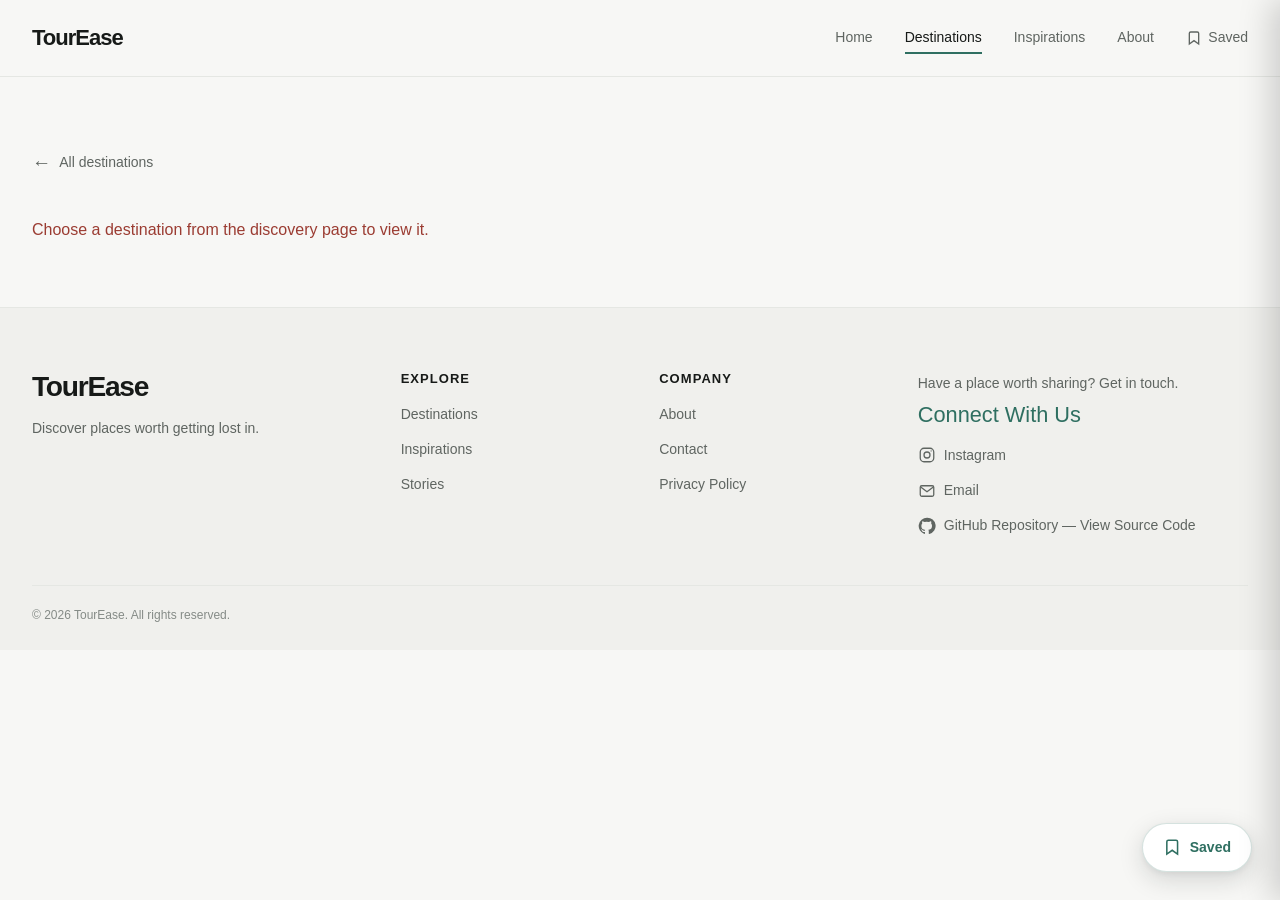
<file: destination-detail.html>
<!DOCTYPE html>
<html lang="en">
<head>
  <meta charset="UTF-8">
  <meta name="viewport" content="width=device-width, initial-scale=1.0">
  <title>TourEase | Destination</title>
  <link rel="stylesheet" href="css/global.css">
  <link rel="stylesheet" href="css/navbar.css">
  <link rel="stylesheet" href="css/destinations.css">
  <link rel="stylesheet" href="css/bucketlist.css">
  <link rel="stylesheet" href="css/footer.css">
  <script src="js/main.js" defer></script>
  <script src="js/bucketlist.js" defer></script>
  <script src="js/destination-detail.js" defer></script>
</head>
<body>
  <header class="site-header">
    <nav class="navbar container" aria-label="Main navigation">
      <a class="navbar-brand" href="index.html">TourEase</a>
      <button
        class="navbar-menu-toggle"
        type="button"
        aria-label="Open navigation menu"
        aria-expanded="false"
        aria-controls="navbar-links"
      >
        <span></span>
        <span></span>
        <span></span>
      </button>
      <div class="navbar-links" id="navbar-links">
        <a href="index.html">Home</a>
        <a href="destinations.html" aria-current="page">Destinations</a>
        <a href="inspiration.html">Inspirations</a>
        <a href="index.html#about">About</a>
        <a href="#saved" class="navbar-saved-link js-open-bucketlist" aria-label="View saved bucketlist">
          <svg viewBox="0 0 24 24"><path d="M19 21l-7-5-7 5V5a2 2 0 0 1 2-2h10a2 2 0 0 1 2 2z"></path></svg>
          <span>Saved</span>
          <span class="navbar-saved-badge" hidden>0</span>
        </a>
      </div>
    </nav>
  </header>

  <main class="destination-detail-page container">
    <a class="destination-detail-back" href="destinations.html">
      <span aria-hidden="true">←</span>
      All destinations
    </a>
    <div id="destination-detail" class="destination-detail" hidden>
      <div class="destination-detail__image-wrap">
        <img id="destination-detail-image" class="destination-detail__image" alt="" hidden>
        <span id="destination-detail-image-fallback" class="destination-card__image-fallback" hidden>
          Image unavailable
        </span>
      </div>
      <article class="destination-detail__content">
        <p id="destination-detail-category" class="destinations-eyebrow"></p>
        <h1 id="destination-detail-name"></h1>
        <p id="destination-detail-location" class="destination-detail__location"></p>
        <p id="destination-detail-description" class="destination-detail__description"></p>
        <div id="destination-detail-facts" class="destination-detail__facts"></div>

        <!-- Detail Actions: Save & External Link -->
        <div class="destination-detail__actions" style="display: flex; flex-wrap: wrap; gap: 0.75rem; margin-top: 1.5rem;">
          <button id="detail-save-btn" class="btn btn-primary" type="button">
            <svg viewBox="0 0 24 24" style="width: 1.15rem; height: 1.15rem; stroke: currentColor; fill: none; stroke-width: 2;"><path d="M19 21l-7-5-7 5V5a2 2 0 0 1 2-2h10a2 2 0 0 1 2 2z"></path></svg>
            <span id="detail-save-label">Save to My Bucketlist</span>
          </button>
          <a
            id="destination-detail-wikipedia"
            class="btn btn-secondary destination-detail__wikipedia"
            href="https://en.wikipedia.org/"
            target="_blank"
            rel="noopener noreferrer"
            hidden
          >
            <span>Know More on Wikipedia</span>
            <svg class="destination-detail__external-icon" viewBox="0 0 16 16" aria-hidden="true" focusable="false">
              <path d="M9 2h5v5M14 2 7 9"></path>
              <path d="M12 9v4a1 1 0 0 1-1 1H3a1 1 0 0 1-1-1V5a1 1 0 0 1 1-1h4"></path>
            </svg>
          </a>
        </div>
      </article>
    </div>
    <p id="destination-detail-error" class="destination-detail-error" role="alert" hidden></p>
  </main>

  <footer class="site-footer" id="about">
    <div class="site-footer__inner">
      <div class="site-footer__main">
        <div class="site-footer__brand">
          <a class="site-footer__wordmark" href="index.html">TourEase</a>
          <p class="site-footer__tagline">Discover places worth getting lost in.</p>
        </div>
        <nav class="site-footer__group" aria-label="Explore">
          <h2 class="site-footer__heading">Explore</h2>
          <a href="destinations.html">Destinations</a>
          <a href="inspiration.html">Inspirations</a>
          <a href="index.html#latest-stories-title">Stories</a>
        </nav>
        <nav class="site-footer__group" aria-label="Company">
          <h2 class="site-footer__heading">Company</h2>
          <a href="index.html#about">About</a>
          <a href="#footer-contact">Contact</a>
          <a href="privacy.html">Privacy Policy</a>
        </nav>
        <aside class="site-footer__contact" id="footer-contact" aria-labelledby="footer-contact-title">
          <p>Have a place worth sharing? Get in touch.</p>
          <h2 id="footer-contact-title">Connect With Us</h2>
          <div class="site-footer__contact-links">
            <a class="site-footer__contact-link" href="https://www.instagram.com/tourease_19/" target="_blank" rel="noopener noreferrer" aria-label="Instagram profile (opens in a new tab)">
              <svg aria-hidden="true" viewBox="0 0 24 24">
                <rect x="3" y="3" width="18" height="18" rx="5"></rect>
                <circle cx="12" cy="12" r="4"></circle>
                <circle cx="17.5" cy="6.5" r="0.8" fill="currentColor" stroke="none"></circle>
              </svg>
              <span>Instagram</span>
            </a>
            <a class="site-footer__contact-link" href="mailto:tourease19@gmail.com" aria-label="Email TourEase at tourease19@gmail.com">
              <svg aria-hidden="true" viewBox="0 0 24 24">
                <rect x="3" y="5" width="18" height="14" rx="2"></rect>
                <path d="m4 7 8 6 8-6"></path>
              </svg>
              <span>Email</span>
            </a>
            <a class="site-footer__contact-link site-footer__contact-link--github" href="https://github.com/NisargHalpati/TourEase" target="_blank" rel="noopener noreferrer" aria-label="GitHub repository and source code (opens in a new tab)">
              <svg aria-hidden="true" viewBox="0 0 24 24">
                <path d="M12 .9a11.1 11.1 0 0 0-3.51 21.63c.56.1.76-.24.76-.54v-2.08c-3.1.68-3.76-1.31-3.76-1.31-.51-1.3-1.24-1.65-1.24-1.65-1.02-.7.08-.69.08-.69 1.13.08 1.72 1.16 1.72 1.16 1 .1.9 1.57 2.79 1.19.1-.73.4-1.22.72-1.5-2.47-.28-5.07-1.24-5.07-5.5 0-1.22.44-2.22 1.16-3-.12-.28-.5-1.42.11-2.96 0 0 .95-.3 3.05 1.15a10.6 10.6 0 0 1 5.56 0c2.1-1.45 3.05-1.15 3.05-1.15.61 1.54.23 2.68.11 2.96.72.78 1.16 1.78 1.16 3 0 4.27-2.6 5.21-5.08 5.49.4.35.76 1.02.76 2.06v3.05c0 .3.2.65.77.54A11.1 11.1 0 0 0 12 .9Z"></path>
              </svg>
              <span>GitHub Repository — View Source Code</span>
            </a>
          </div>
        </aside>
      </div>
      <div class="site-footer__bottom">
        <p>© 2026 TourEase. All rights reserved.</p>
      </div>
    </div>
  </footer>
</body>
</html>
</file>
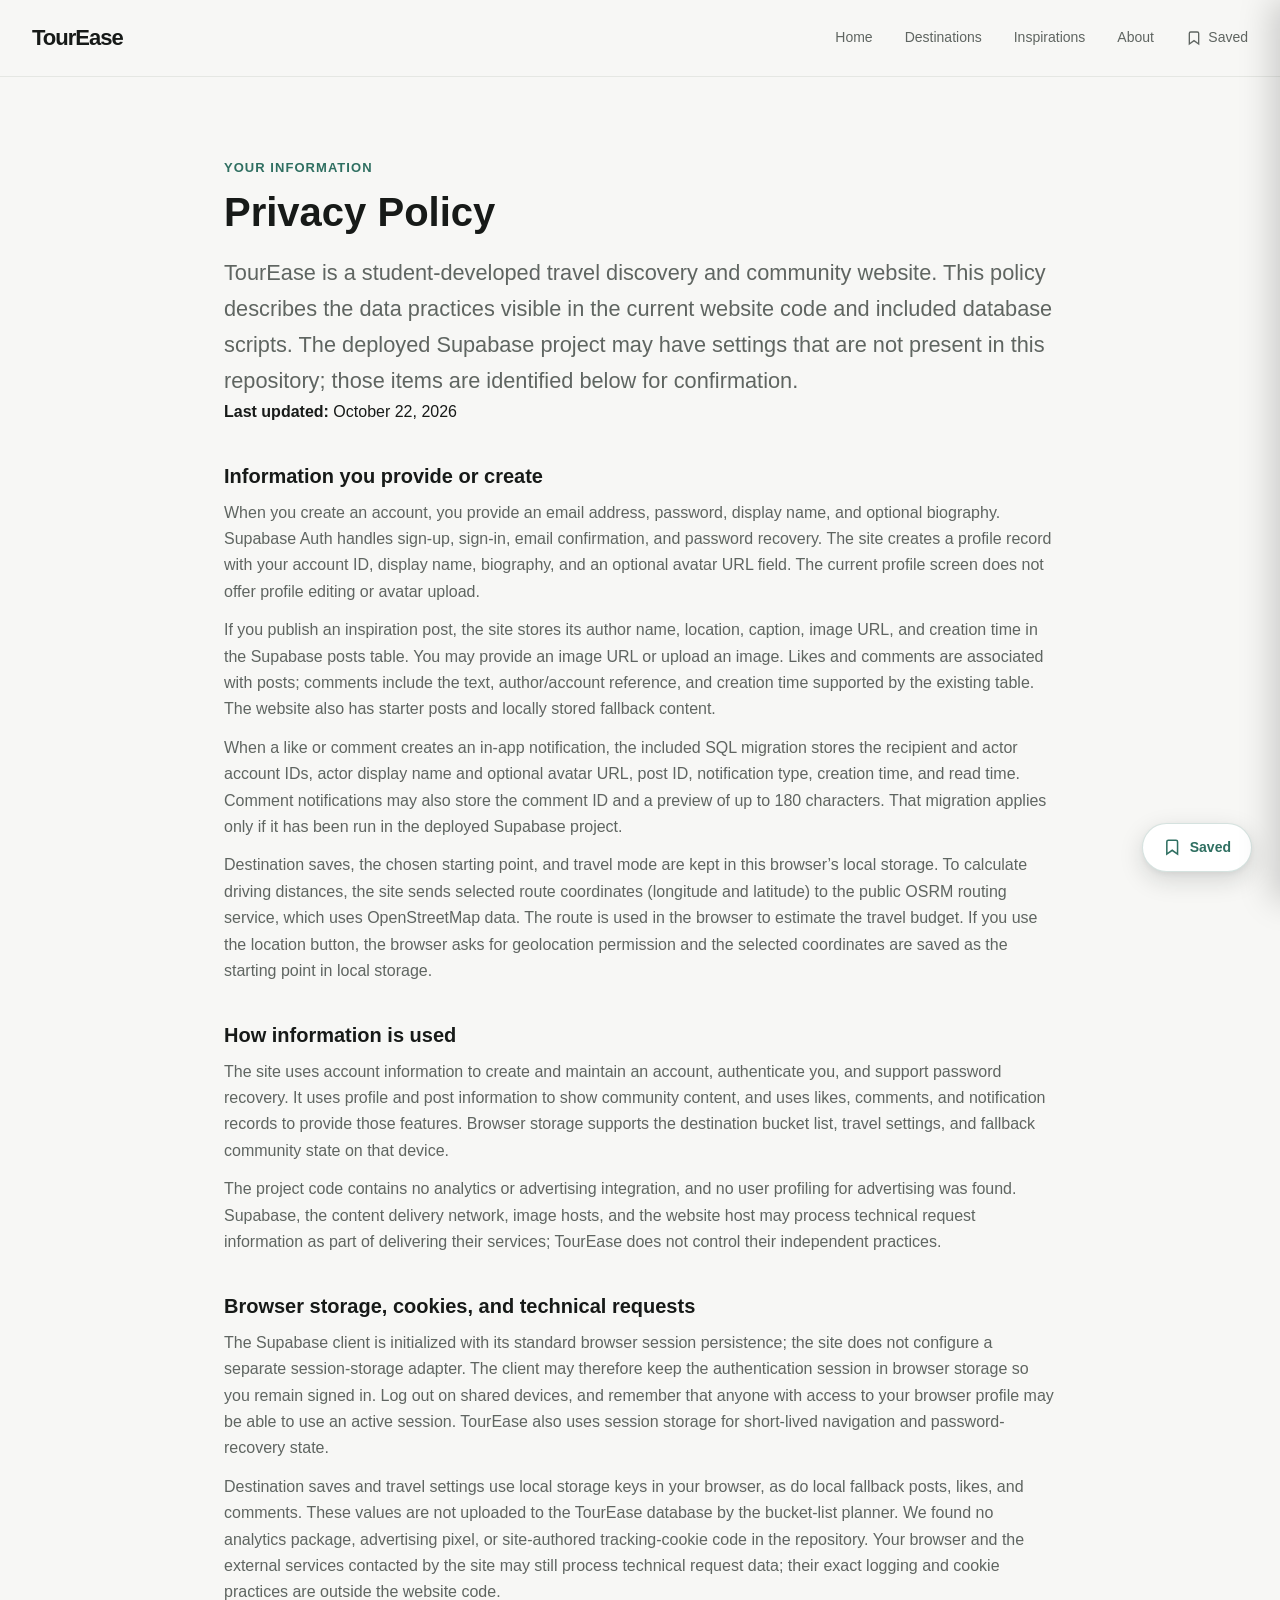
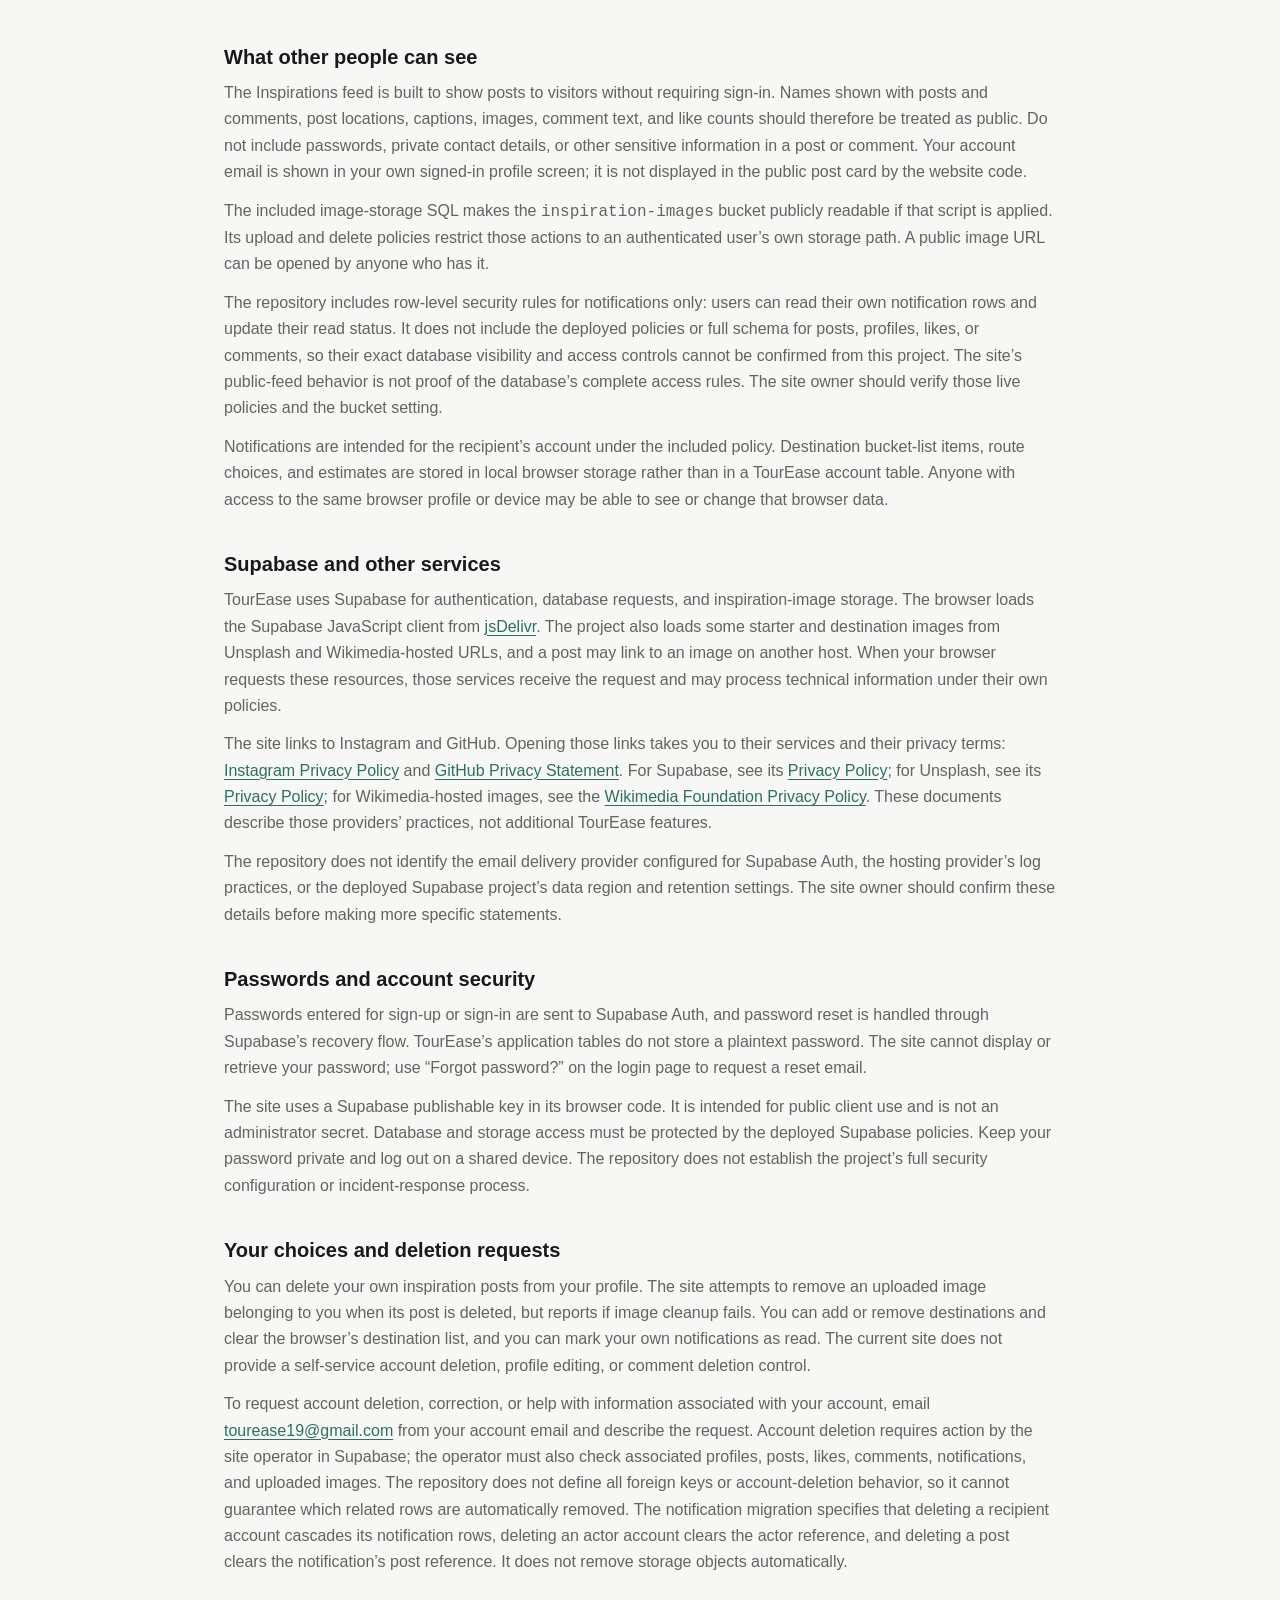
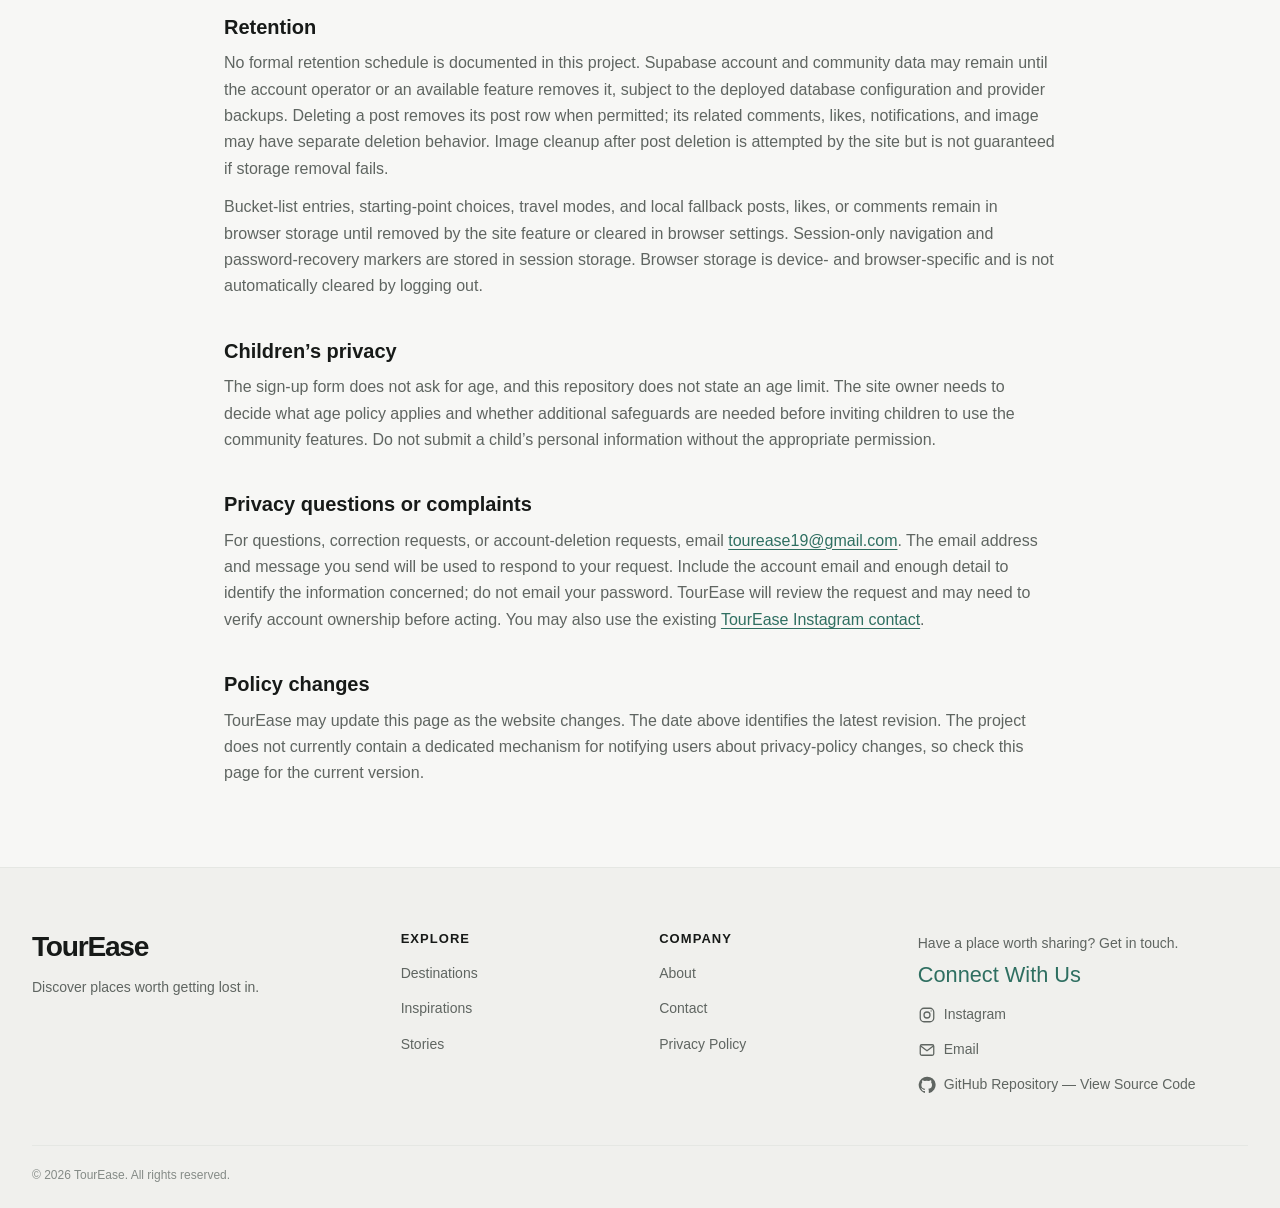
<file: privacy.html>
<!DOCTYPE html>
<html lang="en">
<head>
  <meta charset="UTF-8">
  <meta name="viewport" content="width=device-width, initial-scale=1.0">
  <meta name="description" content="Learn what information TourEase handles, how it is used, and the choices available to you.">
  <title>TourEase | Privacy Policy</title>
  <link rel="stylesheet" href="css/global.css">
  <link rel="stylesheet" href="css/navbar.css">
  <link rel="stylesheet" href="css/footer.css">
  <link rel="stylesheet" href="css/privacy.css">
  <link rel="stylesheet" href="css/bucketlist.css">
  <script src="js/main.js" defer></script>
  <script src="js/bucketlist.js" defer></script>
</head>
<body>
  <header class="site-header">
    <nav class="navbar container" aria-label="Main navigation">
      <a class="navbar-brand" href="index.html">TourEase</a>
      <button
        class="navbar-menu-toggle"
        type="button"
        aria-label="Open navigation menu"
        aria-expanded="false"
        aria-controls="navbar-links"
      >
        <span></span>
        <span></span>
        <span></span>
      </button>
      <div class="navbar-links" id="navbar-links">
        <a href="index.html">Home</a>
        <a href="destinations.html">Destinations</a>
        <a href="inspiration.html">Inspirations</a>
        <a href="index.html#about">About</a>
        <a href="#saved" class="navbar-saved-link js-open-bucketlist" aria-label="View saved bucketlist">
          <svg viewBox="0 0 24 24"><path d="M19 21l-7-5-7 5V5a2 2 0 0 1 2-2h10a2 2 0 0 1 2 2z"></path></svg>
          <span>Saved</span>
          <span class="navbar-saved-badge" hidden>0</span>
        </a>
      </div>
    </nav>
  </header>

  <main class="privacy-page container">
    <article class="privacy-policy" aria-labelledby="privacy-title">
      <p class="privacy-policy__eyebrow">Your information</p>
      <h1 id="privacy-title">Privacy Policy</h1>
      <p class="privacy-policy__intro">
        TourEase is a student-developed travel discovery and community website. This policy describes the data practices visible in the current website code and included database scripts. The deployed Supabase project may have settings that are not present in this repository; those items are identified below for confirmation.
      </p>
      <p><strong>Last updated:</strong> <time datetime="2026-10-22">October 22, 2026</time></p>

      <section aria-labelledby="privacy-collect-title">
        <h2 id="privacy-collect-title">Information you provide or create</h2>
        <p>When you create an account, you provide an email address, password, display name, and optional biography. Supabase Auth handles sign-up, sign-in, email confirmation, and password recovery. The site creates a profile record with your account ID, display name, biography, and an optional avatar URL field. The current profile screen does not offer profile editing or avatar upload.</p>
        <p>If you publish an inspiration post, the site stores its author name, location, caption, image URL, and creation time in the Supabase posts table. You may provide an image URL or upload an image. Likes and comments are associated with posts; comments include the text, author/account reference, and creation time supported by the existing table. The website also has starter posts and locally stored fallback content.</p>
        <p>When a like or comment creates an in-app notification, the included SQL migration stores the recipient and actor account IDs, actor display name and optional avatar URL, post ID, notification type, creation time, and read time. Comment notifications may also store the comment ID and a preview of up to 180 characters. That migration applies only if it has been run in the deployed Supabase project.</p>
        <p>Destination saves, the chosen starting point, and travel mode are kept in this browser’s local storage. To calculate driving distances, the site sends selected route coordinates (longitude and latitude) to the public OSRM routing service, which uses OpenStreetMap data. The route is used in the browser to estimate the travel budget. If you use the location button, the browser asks for geolocation permission and the selected coordinates are saved as the starting point in local storage.</p>
      </section>

      <section aria-labelledby="privacy-use-title">
        <h2 id="privacy-use-title">How information is used</h2>
        <p>The site uses account information to create and maintain an account, authenticate you, and support password recovery. It uses profile and post information to show community content, and uses likes, comments, and notification records to provide those features. Browser storage supports the destination bucket list, travel settings, and fallback community state on that device.</p>
        <p>The project code contains no analytics or advertising integration, and no user profiling for advertising was found. Supabase, the content delivery network, image hosts, and the website host may process technical request information as part of delivering their services; TourEase does not control their independent practices.</p>
      </section>

      <section aria-labelledby="privacy-browser-title">
        <h2 id="privacy-browser-title">Browser storage, cookies, and technical requests</h2>
        <p>The Supabase client is initialized with its standard browser session persistence; the site does not configure a separate session-storage adapter. The client may therefore keep the authentication session in browser storage so you remain signed in. Log out on shared devices, and remember that anyone with access to your browser profile may be able to use an active session. TourEase also uses session storage for short-lived navigation and password-recovery state.</p>
        <p>Destination saves and travel settings use local storage keys in your browser, as do local fallback posts, likes, and comments. These values are not uploaded to the TourEase database by the bucket-list planner. We found no analytics package, advertising pixel, or site-authored tracking-cookie code in the repository. Your browser and the external services contacted by the site may still process technical request data; their exact logging and cookie practices are outside the website code.</p>
      </section>

      <section aria-labelledby="privacy-visibility-title">
        <h2 id="privacy-visibility-title">What other people can see</h2>
        <p>The Inspirations feed is built to show posts to visitors without requiring sign-in. Names shown with posts and comments, post locations, captions, images, comment text, and like counts should therefore be treated as public. Do not include passwords, private contact details, or other sensitive information in a post or comment. Your account email is shown in your own signed-in profile screen; it is not displayed in the public post card by the website code.</p>
        <p>The included image-storage SQL makes the <code>inspiration-images</code> bucket publicly readable if that script is applied. Its upload and delete policies restrict those actions to an authenticated user’s own storage path. A public image URL can be opened by anyone who has it.</p>
        <p>The repository includes row-level security rules for notifications only: users can read their own notification rows and update their read status. It does not include the deployed policies or full schema for posts, profiles, likes, or comments, so their exact database visibility and access controls cannot be confirmed from this project. The site’s public-feed behavior is not proof of the database’s complete access rules. The site owner should verify those live policies and the bucket setting.</p>
        <p>Notifications are intended for the recipient’s account under the included policy. Destination bucket-list items, route choices, and estimates are stored in local browser storage rather than in a TourEase account table. Anyone with access to the same browser profile or device may be able to see or change that browser data.</p>
      </section>

      <section aria-labelledby="privacy-services-title">
        <h2 id="privacy-services-title">Supabase and other services</h2>
        <p>TourEase uses Supabase for authentication, database requests, and inspiration-image storage. The browser loads the Supabase JavaScript client from <a href="https://www.jsdelivr.com/terms/privacy-policy">jsDelivr</a>. The project also loads some starter and destination images from Unsplash and Wikimedia-hosted URLs, and a post may link to an image on another host. When your browser requests these resources, those services receive the request and may process technical information under their own policies.</p>
        <p>The site links to Instagram and GitHub. Opening those links takes you to their services and their privacy terms: <a href="https://privacycenter.instagram.com/policies/dpf/version/7047067902038207/" target="_blank" rel="noopener noreferrer">Instagram Privacy Policy</a> and <a href="https://docs.github.com/en/site-policy/privacy-policies/github-general-privacy-statement" target="_blank" rel="noopener noreferrer">GitHub Privacy Statement</a>. For Supabase, see its <a href="https://supabase.com/privacy" target="_blank" rel="noopener noreferrer">Privacy Policy</a>; for Unsplash, see its <a href="https://unsplash.com/privacy" target="_blank" rel="noopener noreferrer">Privacy Policy</a>; for Wikimedia-hosted images, see the <a href="https://foundation.wikimedia.org/wiki/Policy%3APrivacy_policy/en" target="_blank" rel="noopener noreferrer">Wikimedia Foundation Privacy Policy</a>. These documents describe those providers’ practices, not additional TourEase features.</p>
        <p>The repository does not identify the email delivery provider configured for Supabase Auth, the hosting provider’s log practices, or the deployed Supabase project’s data region and retention settings. The site owner should confirm these details before making more specific statements.</p>
      </section>

      <section aria-labelledby="privacy-security-title">
        <h2 id="privacy-security-title">Passwords and account security</h2>
        <p>Passwords entered for sign-up or sign-in are sent to Supabase Auth, and password reset is handled through Supabase’s recovery flow. TourEase’s application tables do not store a plaintext password. The site cannot display or retrieve your password; use “Forgot password?” on the login page to request a reset email.</p>
        <p>The site uses a Supabase publishable key in its browser code. It is intended for public client use and is not an administrator secret. Database and storage access must be protected by the deployed Supabase policies. Keep your password private and log out on a shared device. The repository does not establish the project’s full security configuration or incident-response process.</p>
      </section>

      <section aria-labelledby="privacy-choices-title">
        <h2 id="privacy-choices-title">Your choices and deletion requests</h2>
        <p>You can delete your own inspiration posts from your profile. The site attempts to remove an uploaded image belonging to you when its post is deleted, but reports if image cleanup fails. You can add or remove destinations and clear the browser’s destination list, and you can mark your own notifications as read. The current site does not provide a self-service account deletion, profile editing, or comment deletion control.</p>
        <p>To request account deletion, correction, or help with information associated with your account, email <a href="mailto:tourease19@gmail.com">tourease19@gmail.com</a> from your account email and describe the request. Account deletion requires action by the site operator in Supabase; the operator must also check associated profiles, posts, likes, comments, notifications, and uploaded images. The repository does not define all foreign keys or account-deletion behavior, so it cannot guarantee which related rows are automatically removed. The notification migration specifies that deleting a recipient account cascades its notification rows, deleting an actor account clears the actor reference, and deleting a post clears the notification’s post reference. It does not remove storage objects automatically.</p>
      </section>

      <section aria-labelledby="privacy-retention-title">
        <h2 id="privacy-retention-title">Retention</h2>
        <p>No formal retention schedule is documented in this project. Supabase account and community data may remain until the account operator or an available feature removes it, subject to the deployed database configuration and provider backups. Deleting a post removes its post row when permitted; its related comments, likes, notifications, and image may have separate deletion behavior. Image cleanup after post deletion is attempted by the site but is not guaranteed if storage removal fails.</p>
        <p>Bucket-list entries, starting-point choices, travel modes, and local fallback posts, likes, or comments remain in browser storage until removed by the site feature or cleared in browser settings. Session-only navigation and password-recovery markers are stored in session storage. Browser storage is device- and browser-specific and is not automatically cleared by logging out.</p>
      </section>

      <section aria-labelledby="privacy-children-title">
        <h2 id="privacy-children-title">Children’s privacy</h2>
        <p>The sign-up form does not ask for age, and this repository does not state an age limit. The site owner needs to decide what age policy applies and whether additional safeguards are needed before inviting children to use the community features. Do not submit a child’s personal information without the appropriate permission.</p>
      </section>

      <section aria-labelledby="privacy-contact-title">
        <h2 id="privacy-contact-title">Privacy questions or complaints</h2>
        <p>For questions, correction requests, or account-deletion requests, email <a href="mailto:tourease19@gmail.com">tourease19@gmail.com</a>. The email address and message you send will be used to respond to your request. Include the account email and enough detail to identify the information concerned; do not email your password. TourEase will review the request and may need to verify account ownership before acting. You may also use the existing <a href="https://www.instagram.com/tourease_19/" target="_blank" rel="noopener noreferrer">TourEase Instagram contact</a>.</p>
      </section>

      <section aria-labelledby="privacy-changes-title">
        <h2 id="privacy-changes-title">Policy changes</h2>
        <p>TourEase may update this page as the website changes. The date above identifies the latest revision. The project does not currently contain a dedicated mechanism for notifying users about privacy-policy changes, so check this page for the current version.</p>
      </section>
    </article>
  </main>

  <footer class="site-footer">
    <div class="site-footer__inner">
      <div class="site-footer__main">
        <div class="site-footer__brand">
          <a class="site-footer__wordmark" href="index.html">TourEase</a>
          <p class="site-footer__tagline">Discover places worth getting lost in.</p>
        </div>
        <nav class="site-footer__group" aria-label="Explore">
          <h2 class="site-footer__heading">Explore</h2>
          <a href="destinations.html">Destinations</a>
          <a href="inspiration.html">Inspirations</a>
          <a href="index.html#latest-stories-title">Stories</a>
        </nav>
        <nav class="site-footer__group" aria-label="Company">
          <h2 class="site-footer__heading">Company</h2>
          <a href="index.html#about">About</a>
          <a href="index.html#footer-contact">Contact</a>
          <a href="privacy.html" aria-current="page">Privacy Policy</a>
        </nav>
        <aside class="site-footer__contact" id="footer-contact" aria-labelledby="footer-contact-title">
          <p>Have a place worth sharing? Get in touch.</p>
          <h2 id="footer-contact-title">Connect With Us</h2>
          <div class="site-footer__contact-links">
            <a class="site-footer__contact-link" href="https://www.instagram.com/tourease_19/" target="_blank" rel="noopener noreferrer" aria-label="Instagram profile (opens in a new tab)">
              <svg aria-hidden="true" viewBox="0 0 24 24">
                <rect x="3" y="3" width="18" height="18" rx="5"></rect>
                <circle cx="12" cy="12" r="4"></circle>
                <circle cx="17.5" cy="6.5" r="0.8" fill="currentColor" stroke="none"></circle>
              </svg>
              <span>Instagram</span>
            </a>
            <a class="site-footer__contact-link" href="mailto:tourease19@gmail.com" aria-label="Email TourEase at tourease19@gmail.com">
              <svg aria-hidden="true" viewBox="0 0 24 24">
                <rect x="3" y="5" width="18" height="14" rx="2"></rect>
                <path d="m4 7 8 6 8-6"></path>
              </svg>
              <span>Email</span>
            </a>
            <a class="site-footer__contact-link site-footer__contact-link--github" href="https://github.com/NisargHalpati/TourEase" target="_blank" rel="noopener noreferrer" aria-label="GitHub repository and source code (opens in a new tab)">
              <svg aria-hidden="true" viewBox="0 0 24 24">
                <path d="M12 .9a11.1 11.1 0 0 0-3.51 21.63c.56.1.76-.24.76-.54v-2.08c-3.1.68-3.76-1.31-3.76-1.31-.51-1.3-1.24-1.65-1.24-1.65-1.02-.7.08-.69.08-.69 1.13.08 1.72 1.16 1.72 1.16 1 .1.9 1.57 2.79 1.19.1-.73.4-1.22.72-1.5-2.47-.28-5.07-1.24-5.07-5.5 0-1.22.44-2.22 1.16-3-.12-.28-.5-1.42.11-2.96 0 0 .95-.3 3.05 1.15a10.6 10.6 0 0 1 5.56 0c2.1-1.45 3.05-1.15 3.05-1.15.61 1.54.23 2.68.11 2.96.72.78 1.16 1.78 1.16 3 0 4.27-2.6 5.21-5.08 5.49.4.35.76 1.02.76 2.06v3.05c0 .3.2.65.77.54A11.1 11.1 0 0 0 12 .9Z"></path>
              </svg>
              <span>GitHub Repository — View Source Code</span>
            </a>
          </div>
        </aside>
      </div>
      <div class="site-footer__bottom">
        <p>© 2026 TourEase. All rights reserved.</p>
      </div>
    </div>
  </footer>
</body>
</html>
</file>
<file: css/global.css>
/* 1. Design tokens */
:root {
  color-scheme: light;

  --color-bg: #f7f7f5;
  --color-bg-secondary: #f0f0ed;
  --color-surface: #ffffff;
  --color-text: #171a18;
  --color-text-secondary: #5f6561;
  --color-text-muted: #858b87;
  --color-border: #e5e7e3;
  --color-accent: #2f6f61;
  --color-accent-hover: #255a4e;
  --color-white: #ffffff;
  --color-black: #000000;
  --color-overlay: rgb(0 0 0 / 34%);
  --color-overlay-strong: rgb(0 0 0 / 52%);

  --font-primary: "Inter", -apple-system, BlinkMacSystemFont, "Segoe UI", sans-serif;
  --font-heading: "Manrope", "Inter", -apple-system, BlinkMacSystemFont, "Segoe UI", sans-serif;
  --font-body: var(--font-primary);
  --font-weight-regular: 400;
  --font-weight-medium: 500;
  --font-weight-semibold: 600;
  --font-weight-bold: 700;

  --text-small: 0.875rem;
  --text-body: 1rem;
  --text-subheading: clamp(1.125rem, 1.7vw, 1.375rem);
  --text-heading: clamp(1.75rem, 3.2vw, 2.5rem);
  --text-page-heading: clamp(2.25rem, 5vw, 4rem);
  --text-hero-heading: clamp(2.75rem, 8vw, 6.5rem);
  --text-caption: 0.75rem;
  --text-label: 0.8125rem;
  --line-height-body: 1.65;
  --line-height-heading: 1.12;

  --space-1: 0.25rem;
  --space-2: 0.5rem;
  --space-3: 0.75rem;
  --space-4: 1rem;
  --space-5: 1.25rem;
  --space-6: 1.5rem;
  --space-8: 2rem;
  --space-10: 2.5rem;
  --space-12: 3rem;
  --space-16: 4rem;
  --space-20: 5rem;

  --container-max: 82.5rem;
  --page-gutter: clamp(1rem, 4vw, 2rem);

  --radius-sm: 0.5rem;
  --radius-md: 0.75rem;
  --radius-lg: 1.125rem;
  --radius-xl: 1.5rem;
  --radius-pill: 999px;

  --shadow-sm: 0 2px 8px rgb(23 26 24 / 5%);
  --shadow-md: 0 8px 24px rgb(23 26 24 / 8%);
  --shadow-lg: 0 16px 40px rgb(23 26 24 / 10%);

  --transition-fast: 140ms ease;
  --transition-normal: 220ms ease;
  --transition-slow: 360ms ease;
}

/* 2. Reset */
*,
*::before,
*::after {
  box-sizing: border-box;
}

html {
  scroll-behavior: smooth;
  scroll-padding-top: var(--space-8);
  -webkit-text-size-adjust: 100%;
  text-size-adjust: 100%;
}

body {
  min-height: 100vh;
  margin: 0;
  overflow-x: clip;
  background: var(--color-bg);
  color: var(--color-text);
  font-family: var(--font-body);
  font-size: var(--text-body);
  font-weight: var(--font-weight-regular);
  line-height: var(--line-height-body);
  -webkit-font-smoothing: antialiased;
}

img,
picture,
video,
canvas,
svg {
  display: block;
  max-width: 100%;
}

img,
video {
  height: auto;
}

button,
input,
select,
textarea {
  color: inherit;
  font: inherit;
}

button,
[type="button"],
[type="reset"],
[type="submit"] {
  cursor: pointer;
}

button:disabled,
input:disabled,
select:disabled,
textarea:disabled {
  cursor: not-allowed;
}

a {
  color: inherit;
  text-decoration: none;
  text-underline-offset: 0.2em;
  transition: color var(--transition-fast);
}

a:hover {
  color: var(--color-accent);
}

h1,
h2,
h3,
h4,
h5,
h6 {
  margin: 0;
  font-family: var(--font-heading);
  font-weight: var(--font-weight-semibold);
  line-height: var(--line-height-heading);
}

p {
  margin: 0;
}

ul,
ol {
  margin: 0;
  padding: 0;
  list-style: none;
}

/* 3. Typography */
.hero-heading {
  font-size: var(--text-hero-heading);
  font-weight: var(--font-weight-bold);
  letter-spacing: -0.045em;
  line-height: 1.02;
}

.page-heading {
  font-size: var(--text-page-heading);
  font-weight: var(--font-weight-semibold);
  letter-spacing: -0.035em;
}

.section-heading {
  font-size: var(--text-heading);
  font-weight: var(--font-weight-semibold);
  letter-spacing: -0.025em;
}

.subheading {
  font-size: var(--text-subheading);
  font-weight: var(--font-weight-medium);
  line-height: 1.4;
}

.body-text {
  font-size: var(--text-body);
  line-height: var(--line-height-body);
}

.small-text {
  font-size: var(--text-small);
}

.caption {
  color: var(--color-text-muted);
  font-size: var(--text-caption);
  line-height: 1.5;
}

.label {
  color: var(--color-text-secondary);
  font-size: var(--text-label);
  font-weight: var(--font-weight-medium);
  letter-spacing: 0.04em;
}

/* 4. Containers and surfaces */
.container {
  width: min(calc(100% - var(--page-gutter) * 2), var(--container-max));
  margin-inline: auto;
}

.container--narrow {
  --container-max: 48rem;
}

.section {
  padding-block: clamp(var(--space-12), 8vw, var(--space-20));
}

.surface {
  background: var(--color-surface);
}

.surface-muted {
  background: var(--color-bg-secondary);
}

.surface-elevated {
  background: var(--color-surface);
  box-shadow: var(--shadow-sm);
}

/* 5. Buttons */
.btn,
.button {
  display: inline-flex;
  min-height: 2.75rem;
  align-items: center;
  justify-content: center;
  gap: var(--space-2);
  padding: 0.625rem var(--space-5);
  border: 1px solid transparent;
  border-radius: var(--radius-md);
  background: transparent;
  color: var(--color-text);
  font-size: var(--text-small);
  font-weight: var(--font-weight-medium);
  line-height: 1.25;
  text-align: center;
  text-decoration: none;
  transition:
    background-color var(--transition-fast),
    border-color var(--transition-fast),
    color var(--transition-fast),
    box-shadow var(--transition-fast),
    transform var(--transition-fast);
}

.btn:hover,
.button:hover {
  transform: translateY(-1px);
}

.btn:active,
.button:active {
  transform: translateY(0);
}

.btn:disabled,
.btn[aria-disabled="true"],
.button:disabled,
.button[aria-disabled="true"] {
  opacity: 0.55;
  pointer-events: none;
}

.btn-primary,
.button--primary {
  background: var(--color-accent);
  color: var(--color-white);
}

.btn-primary:hover,
.button--primary:hover {
  background: var(--color-accent-hover);
  color: var(--color-white);
}

.btn-secondary,
.button--secondary {
  border-color: var(--color-border);
  background: var(--color-surface);
  color: var(--color-text);
}

.btn-secondary:hover,
.button--secondary:hover {
  border-color: #c8ceca;
  background: var(--color-bg-secondary);
  color: var(--color-text);
}

.btn-ghost,
.button--ghost {
  color: var(--color-text-secondary);
}

.btn-ghost:hover,
.button--ghost:hover {
  background: var(--color-bg-secondary);
  color: var(--color-text);
}

.btn-outline,
.button--outline {
  border-color: var(--color-border);
  background: transparent;
}

.btn-outline:hover,
.button--outline:hover {
  border-color: var(--color-accent);
  color: var(--color-accent);
}

/* 6. Links */
.link {
  color: var(--color-accent);
  text-decoration: underline;
  text-decoration-color: transparent;
  text-decoration-thickness: 1px;
  transition:
    color var(--transition-fast),
    text-decoration-color var(--transition-fast);
}

.link:hover {
  color: var(--color-accent-hover);
  text-decoration-color: currentColor;
}

/* 7. Cards */
.card {
  overflow: hidden;
  border: 1px solid var(--color-border);
  border-radius: var(--radius-lg);
  background: var(--color-surface);
}

.card-image {
  width: 100%;
  aspect-ratio: 4 / 3;
  object-fit: cover;
}

.card-content {
  display: flex;
  flex-direction: column;
  gap: var(--space-3);
  padding: var(--space-5);
}

.card-title {
  color: var(--color-text);
  font-family: var(--font-heading);
  font-size: var(--text-subheading);
  font-weight: var(--font-weight-semibold);
  line-height: 1.3;
}

.card-meta {
  color: var(--color-text-muted);
  font-size: var(--text-small);
}

.card-description {
  color: var(--color-text-secondary);
  font-size: var(--text-small);
  line-height: var(--line-height-body);
}

/* 8. Images and overlays */
.image-cover {
  width: 100%;
  height: 100%;
  object-fit: cover;
}

.image-contain {
  width: 100%;
  height: 100%;
  object-fit: contain;
}

.image-rounded {
  overflow: hidden;
  border-radius: var(--radius-md);
}

.image-overlay {
  position: relative;
  isolation: isolate;
}

.dark-overlay,
.gradient-overlay {
  position: absolute;
  z-index: -1;
  inset: 0;
  border-radius: inherit;
  pointer-events: none;
}

.dark-overlay {
  background: var(--color-overlay);
}

.dark-overlay--strong {
  background: var(--color-overlay-strong);
}

.gradient-overlay {
  background: linear-gradient(
    180deg,
    rgb(0 0 0 / 0%) 25%,
    rgb(0 0 0 / 58%) 100%
  );
}

/* 9. Utilities */
.text-center {
  text-align: center;
}

.text-muted {
  color: var(--color-text-muted);
}

.flex {
  display: flex;
}

.items-center {
  align-items: center;
}

.justify-between {
  justify-content: space-between;
}

.w-full {
  width: 100%;
}

.hidden,
[hidden] {
  display: none !important;
}

.sr-only {
  position: absolute;
  width: 1px;
  height: 1px;
  overflow: hidden;
  clip: rect(0, 0, 0, 0);
  white-space: nowrap;
  clip-path: inset(50%);
}

.sr-only:focus,
.sr-only:focus-visible {
  z-index: 1;
  width: auto;
  height: auto;
  padding: var(--space-2) var(--space-3);
  overflow: visible;
  clip: auto;
  clip-path: none;
  background: var(--color-surface);
}

/* 10. Responsive foundation */
@media (max-width: 1199px) {
  :root {
    --container-max: 71.25rem;
  }
}

@media (max-width: 991px) {
  :root {
    --container-max: 60rem;
  }
}

@media (max-width: 767px) {
  :root {
    --container-max: 45rem;
    --page-gutter: 1.25rem;
  }
}

@media (max-width: 575px) {
  :root {
    --container-max: 33.75rem;
    --page-gutter: 1rem;
    --text-hero-heading: clamp(2.5rem, 12vw, 4rem);
  }
}

@media (max-width: 479px) {
  .section {
    padding-block: var(--space-12);
  }

  .card-content {
    padding: var(--space-4);
  }
}

/* 11. Accessibility and motion preferences */
:focus-visible {
  outline: 3px solid var(--color-accent);
  outline-offset: 3px;
}

::selection {
  background: var(--color-accent);
  color: var(--color-white);
}

@media (prefers-reduced-motion: reduce) {
  *,
  *::before,
  *::after {
    scroll-behavior: auto !important;
    animation-duration: 0.01ms !important;
    animation-iteration-count: 1 !important;
    transition-duration: 0.01ms !important;
  }
}
</file>
<file: css/navbar.css>
.site-header {
  position: sticky;
  top: 0;
  z-index: 10;
  border-bottom: 1px solid var(--color-border);
  background: var(--color-bg);
}

.navbar {
  position: relative;
  display: flex;
  min-height: 4.75rem;
  align-items: center;
  justify-content: space-between;
  gap: var(--space-8);
}

.navbar-brand {
  flex: 0 0 auto;
  color: var(--color-text);
  font-family: var(--font-heading);
  font-size: 1.375rem;
  font-weight: var(--font-weight-bold);
  letter-spacing: -0.045em;
}

.navbar-brand:hover {
  color: var(--color-text);
}

.navbar-links {
  display: flex;
  align-items: center;
  gap: clamp(var(--space-5), 3vw, var(--space-8));
}

.navbar-links a {
  position: relative;
  display: inline-flex;
  min-height: 2.75rem;
  align-items: center;
  color: var(--color-text-secondary);
  font-size: var(--text-small);
  font-weight: var(--font-weight-medium);
  transition: color var(--transition-fast);
}

.navbar-links a:hover,
.navbar-links a[aria-current="page"] {
  color: var(--color-text);
}

.navbar-links a[aria-current="page"]::after {
  position: absolute;
  right: 0;
  bottom: 0.375rem;
  left: 0;
  height: 2px;
  background: var(--color-accent);
  content: "";
}

.navbar-menu-toggle {
  display: none;
  width: 2.75rem;
  height: 2.75rem;
  flex: 0 0 auto;
  flex-direction: column;
  align-items: center;
  justify-content: center;
  gap: 5px;
  border: 1px solid var(--color-border);
  border-radius: var(--radius-sm);
  background: var(--color-surface);
}

.navbar-menu-toggle span {
  width: 1.125rem;
  height: 2px;
  border-radius: var(--radius-pill);
  background: var(--color-text);
  transition:
    transform var(--transition-fast),
    opacity var(--transition-fast);
}

.navbar-menu-toggle[aria-expanded="true"] span:first-child {
  transform: translateY(7px) rotate(45deg);
}

.navbar-menu-toggle[aria-expanded="true"] span:nth-child(2) {
  opacity: 0;
}

.navbar-menu-toggle[aria-expanded="true"] span:last-child {
  transform: translateY(-7px) rotate(-45deg);
}

@media (max-width: 640px) {
  .navbar {
    min-height: 4.25rem;
    gap: var(--space-4);
  }

  .navbar-menu-toggle {
    display: inline-flex;
  }

  .navbar-links {
    position: absolute;
    top: calc(100% + 1px);
    right: 0;
    left: 0;
    display: none;
    align-items: stretch;
    gap: 0;
    padding: var(--space-2) var(--space-4);
    border: 1px solid var(--color-border);
    border-top: 0;
    background: var(--color-bg);
  }

  .navbar-links.is-open {
    display: flex;
    flex-direction: column;
  }

  .navbar-links a {
    min-height: 2.75rem;
    width: fit-content;
  }

  .navbar-links a[aria-current="page"]::after {
    bottom: 0.25rem;
  }
}

@media (prefers-reduced-motion: reduce) {
  .navbar-menu-toggle span {
    transition: none;
  }
}
</file>
<file: css/destinations.css>
.visually-hidden {
  position: absolute;
  width: 1px;
  height: 1px;
  overflow: hidden;
  clip: rect(0, 0, 0, 0);
  white-space: nowrap;
  clip-path: inset(50%);
}

.destinations-intro {
  padding: clamp(var(--space-12), 8vw, var(--space-20)) 0 var(--space-12);
  background: var(--color-bg-secondary);
}

.destinations-intro__inner {
  display: flex;
  align-items: center;
  flex-direction: column;
  text-align: center;
}

.destinations-eyebrow {
  margin-bottom: var(--space-3);
  color: var(--color-accent);
  font-size: var(--text-label);
  font-weight: var(--font-weight-semibold);
  letter-spacing: 0.16em;
  text-transform: uppercase;
}

.destinations-intro h1 {
  font-size: clamp(2.25rem, 5vw, 4rem);
  letter-spacing: -0.05em;
}

.destinations-intro__description {
  max-width: 36rem;
  margin-top: var(--space-4);
  color: var(--color-text-secondary);
}

.destination-selection-context {
  display: flex;
  align-items: center;
  justify-content: center;
  flex-wrap: wrap;
  gap: var(--space-2) var(--space-3);
  margin-top: var(--space-4);
  color: var(--color-text-secondary);
  font-size: var(--text-small);
}

.destination-selection-context[hidden] {
  display: none;
}

.destination-selection-context p {
  margin: 0;
}

.destination-clear-selection {
  padding: 0;
  border: 0;
  background: transparent;
  color: var(--color-accent);
  font-size: var(--text-caption);
  font-weight: var(--font-weight-semibold);
}

.destination-clear-selection:hover {
  color: var(--color-accent-hover);
  text-decoration: underline;
}

.destination-search {
  display: flex;
  width: min(100%, 42rem);
  min-height: 3.5rem;
  align-items: center;
  gap: var(--space-3);
  margin-top: var(--space-8);
  padding: 0 var(--space-5);
  border: 1px solid var(--color-border);
  border-radius: var(--radius-md);
  background: var(--color-surface);
  box-shadow: var(--shadow-sm);
  text-align: left;
}

.destination-search:focus-within {
  border-color: var(--color-accent);
  outline: 2px solid rgb(47 111 97 / 18%);
}

.destination-search svg {
  width: 1.2rem;
  flex: 0 0 auto;
  stroke: var(--color-text-muted);
  stroke-linecap: round;
  stroke-width: 1.7;
}

.destination-search input {
  width: 100%;
  min-width: 0;
  border: 0;
  outline: 0;
  background: transparent;
  color: var(--color-text);
}

.destination-search input::placeholder {
  color: var(--color-text-muted);
}

.destination-discovery {
  display: grid;
  grid-template-columns: minmax(14rem, 17rem) minmax(0, 1fr);
  align-items: start;
  gap: clamp(var(--space-6), 4vw, var(--space-12));
  padding-block: clamp(var(--space-10), 6vw, var(--space-16));
}

.destination-filters {
  position: sticky;
  top: calc(4.75rem + var(--space-4));
  padding: var(--space-5);
  border: 1px solid var(--color-border);
  border-radius: var(--radius-lg);
  background: var(--color-surface);
}

.destination-filters__header {
  display: flex;
  align-items: center;
  justify-content: space-between;
  gap: var(--space-3);
  margin-bottom: var(--space-5);
}

.destination-filters__header h2 {
  font-size: 1rem;
}

.destination-clear {
  padding: var(--space-1) 0;
  border: 0;
  background: none;
  color: var(--color-accent);
  font-size: var(--text-caption);
  font-weight: var(--font-weight-semibold);
}

.destination-clear:disabled {
  color: var(--color-text-muted);
}

.destination-clear:not(:disabled):hover {
  text-decoration: underline;
}

.destination-filter-fields {
  display: grid;
  gap: var(--space-4);
}

.destination-more-toggle {
  display: inline-flex;
  min-height: 2.5rem;
  align-items: center;
  gap: var(--space-2);
  margin-top: var(--space-4);
  padding: 0;
  border: 0;
  background: transparent;
  color: var(--color-accent);
  font-size: var(--text-small);
  font-weight: var(--font-weight-semibold);
  text-align: left;
}

.destination-more-toggle:hover {
  color: var(--color-accent-hover);
}

.destination-more-toggle > span {
  width: 1.25rem;
  height: 1.25rem;
  display: inline-grid;
  place-items: center;
  border: 1px solid currentColor;
  border-radius: 50%;
  font-size: 0.9rem;
  line-height: 1;
}

.destination-more-filters {
  display: grid;
  grid-template-rows: 0fr;
  margin-top: 0;
  opacity: 0;
  transition:
    grid-template-rows var(--transition-normal),
    margin-top var(--transition-normal),
    opacity var(--transition-fast);
}

.destination-more-filters.is-open {
  grid-template-rows: 1fr;
  margin-top: var(--space-4);
  opacity: 1;
}

.destination-more-filters > .destination-filter-fields {
  min-height: 0;
  overflow: hidden;
}

.destination-filter {
  display: grid;
  min-width: 0;
  gap: var(--space-2);
  border: 0;
  padding: 0;
}

.destination-filter > span,
.destination-filter legend {
  color: var(--color-text-secondary);
  font-size: var(--text-caption);
  font-weight: var(--font-weight-semibold);
}

.destination-filter select,
.destination-filter input {
  width: 100%;
  min-height: 2.75rem;
  padding: 0.55rem 0.75rem;
  border: 1px solid var(--color-border);
  border-radius: var(--radius-sm);
  background: var(--color-bg);
  color: var(--color-text);
  font-size: var(--text-caption);
}

.destination-filter select:focus-visible,
.destination-filter input:focus-visible,
.destination-filter-toggle:focus-visible,
.destination-more-toggle:focus-visible,
.destination-page-button:focus-visible,
.destination-filter-chip:focus-visible {
  outline: 2px solid var(--color-accent);
  outline-offset: 2px;
}

.destination-budget-inputs {
  display: grid;
  grid-template-columns: repeat(2, minmax(0, 1fr));
  gap: var(--space-2);
}

.destination-budget-inputs input {
  min-width: 0;
}

.destination-results {
  min-width: 0;
  scroll-margin-top: calc(4.75rem + var(--space-4));
}

.destination-results__header {
  display: flex;
  min-height: 2.75rem;
  align-items: flex-start;
  justify-content: space-between;
  gap: var(--space-4);
  margin-bottom: var(--space-5);
}

.destination-result-count {
  color: var(--color-text-secondary);
  font-size: var(--text-small);
  font-weight: var(--font-weight-medium);
}

.destination-active-filters {
  display: flex;
  flex-wrap: wrap;
  justify-content: flex-end;
  gap: var(--space-2);
}

.destination-filter-chip {
  display: inline-flex;
  min-height: 2rem;
  align-items: center;
  gap: var(--space-2);
  padding: 0.25rem 0.65rem;
  border: 1px solid var(--color-border);
  border-radius: var(--radius-pill);
  background: var(--color-bg-secondary);
  color: var(--color-text-secondary);
  font-size: var(--text-caption);
}

.destination-filter-chip span:last-child {
  color: var(--color-text);
  font-size: 1rem;
  line-height: 1;
}

.destination-grid {
  display: grid;
  grid-template-columns: repeat(3, minmax(0, 1fr));
  gap: clamp(var(--space-4), 2vw, var(--space-6));
}

.destination-card {
  display: flex;
  min-width: 0;
  overflow: hidden;
  flex-direction: column;
  border: 1px solid var(--color-border);
  border-radius: var(--radius-lg);
  background: var(--color-surface);
  transition:
    border-color var(--transition-fast),
    transform var(--transition-fast),
    box-shadow var(--transition-fast);
}

.destination-card:hover {
  transform: translateY(-2px);
  border-color: #cfd4cf;
  box-shadow: var(--shadow-sm);
  color: var(--color-text);
}

.destination-card__media {
  position: relative;
  display: grid;
  overflow: hidden;
  aspect-ratio: 4 / 3;
  place-items: center;
  background: var(--color-bg-secondary);
}

.destination-card__image {
  width: 100%;
  height: 100%;
  object-fit: cover;
  transition: transform var(--transition-normal);
}

.destination-card:hover .destination-card__image {
  transform: scale(1.025);
}

.destination-card__image[hidden],
.destination-card__image-fallback[hidden] {
  display: none;
}

.destination-card__image-fallback {
  color: var(--color-text-muted);
  font-size: var(--text-caption);
}

.destination-card__content {
  display: flex;
  flex: 1;
  flex-direction: column;
  padding: var(--space-4);
}

.destination-card__eyebrow {
  overflow: hidden;
  color: var(--color-accent);
  font-size: 0.68rem;
  font-weight: var(--font-weight-semibold);
  letter-spacing: 0.09em;
  text-overflow: ellipsis;
  text-transform: uppercase;
  white-space: nowrap;
}

.destination-card__media-link {
  display: block;
  width: 100%;
  height: 100%;
}

.destination-card__title {
  margin-top: var(--space-2);
  font-size: 1.1rem;
  letter-spacing: -0.025em;
}

.destination-card__title a {
  color: inherit;
  text-decoration: none;
  transition: color var(--transition-fast);
}

.destination-card__title a:hover {
  color: var(--color-accent);
}

.destination-card__location {
  margin-top: var(--space-1);
  color: var(--color-text-secondary);
  font-size: var(--text-caption);
}

.destination-card__metadata {
  display: flex;
  flex-wrap: wrap;
  gap: var(--space-2);
  margin-top: auto;
  padding-top: var(--space-4);
}

.destination-card__metadata span {
  padding: 0.25rem 0.5rem;
  border-radius: var(--radius-sm);
  background: var(--color-bg-secondary);
  color: var(--color-text-secondary);
  font-size: 0.68rem;
}

.destination-empty-state,
.destination-error {
  display: grid;
  min-height: 14rem;
  align-content: center;
  justify-items: center;
  gap: var(--space-2);
  color: var(--color-text-secondary);
  text-align: center;
}

.destination-empty-state[hidden],
.destination-error[hidden] {
  display: none;
}

.destination-empty-state strong {
  color: var(--color-text);
  font-family: var(--font-heading);
  font-size: 1.25rem;
}

.destination-error {
  color: #9b3c32;
}

.destination-pagination {
  display: flex;
  align-items: center;
  justify-content: center;
  gap: clamp(var(--space-2), 2vw, var(--space-5));
  margin-top: var(--space-8);
}

.destination-pagination[hidden] {
  display: none;
}

.destination-page-numbers {
  display: flex;
  align-items: center;
  gap: var(--space-1);
}

.destination-page-button {
  display: inline-grid;
  min-width: 2.5rem;
  min-height: 2.5rem;
  place-items: center;
  padding-inline: 0.5rem;
  border: 1px solid transparent;
  border-radius: var(--radius-sm);
  background: transparent;
  color: var(--color-text-secondary);
  font-size: var(--text-small);
  transition:
    background-color var(--transition-fast),
    border-color var(--transition-fast),
    color var(--transition-fast);
}

.destination-page-button:hover:not(:disabled) {
  border-color: var(--color-border);
  background: var(--color-surface);
  color: var(--color-text);
}

.destination-page-button[aria-current="page"] {
  border-color: var(--color-accent);
  background: var(--color-accent);
  color: var(--color-white);
}

.destination-page-button:disabled {
  cursor: default;
}

.destination-page-button--direction {
  display: inline-flex;
  gap: var(--space-2);
}

.destination-page-ellipsis {
  display: inline-grid;
  min-width: 1.5rem;
  place-items: center;
  color: var(--color-text-muted);
}

.destination-filter-toggle {
  display: none;
}

.destination-filter-toggle[hidden],
.destination-filter-count[hidden],
.destination-detail[hidden] {
  display: none;
}

.destination-filter-count {
  display: inline-grid;
  min-width: 1.35rem;
  height: 1.35rem;
  place-items: center;
  border-radius: 50%;
  background: var(--color-accent);
  color: var(--color-white);
  font-size: var(--text-caption);
}

.destination-detail-page {
  padding-block: clamp(var(--space-8), 6vw, var(--space-16));
}

.destination-detail-back {
  display: inline-flex;
  min-height: 2.75rem;
  align-items: center;
  gap: var(--space-2);
  color: var(--color-text-secondary);
  font-size: var(--text-small);
  font-weight: var(--font-weight-medium);
}

.destination-detail-back:hover {
  color: var(--color-accent);
}

.destination-detail-back span {
  font-size: 1.2rem;
}

.destination-detail {
  display: grid;
  grid-template-columns: minmax(0, 1fr) minmax(18rem, 0.85fr);
  align-items: center;
  gap: clamp(var(--space-6), 6vw, var(--space-16));
  margin-top: var(--space-8);
}

.destination-detail__image-wrap {
  display: grid;
  overflow: hidden;
  aspect-ratio: 4 / 3;
  place-items: center;
  border-radius: var(--radius-xl);
  background: var(--color-bg-secondary);
}

.destination-detail__image {
  width: 100%;
  height: 100%;
  object-fit: cover;
}

.destination-detail__image[hidden] {
  display: none;
}

.destination-detail__content h1 {
  font-size: clamp(2rem, 4vw, 3.5rem);
  letter-spacing: -0.05em;
}

.destination-detail__location {
  margin-top: var(--space-3);
  color: var(--color-text-secondary);
}

.destination-detail__description {
  margin-top: var(--space-6);
  color: var(--color-text-secondary);
}

.destination-detail__facts {
  display: flex;
  flex-wrap: wrap;
  gap: var(--space-2);
  margin-top: var(--space-6);
}

.destination-detail__facts span {
  padding: 0.4rem 0.7rem;
  border-radius: var(--radius-pill);
  background: var(--color-bg-secondary);
  color: var(--color-text-secondary);
  font-size: var(--text-caption);
}

.destination-detail__wikipedia {
  margin-top: var(--space-6);
  border-color: var(--color-border);
  background: var(--color-surface);
  color: var(--color-text);
  transition:
    background-color var(--transition-fast),
    border-color var(--transition-fast),
    color var(--transition-fast),
    transform var(--transition-fast);
}

.destination-detail__wikipedia:hover {
  border-color: #c8ceca;
  background: var(--color-bg-secondary);
  color: var(--color-text);
}

.destination-detail__external-icon {
  width: 0.9rem;
  height: 0.9rem;
  flex: 0 0 auto;
  fill: none;
  stroke: currentColor;
  stroke-linecap: round;
  stroke-linejoin: round;
  stroke-width: 1.4;
}

.destination-detail-error {
  margin-top: var(--space-8);
  color: #9b3c32;
}

@media (max-width: 1120px) {
  .destination-discovery {
    grid-template-columns: minmax(12rem, 15rem) minmax(0, 1fr);
    gap: var(--space-6);
  }

  .destination-grid {
    grid-template-columns: repeat(2, minmax(0, 1fr));
  }
}

@media (max-width: 760px) {
  .destinations-intro {
    padding-block: var(--space-12);
  }

  .destination-discovery {
    grid-template-columns: minmax(0, 1fr);
    gap: var(--space-4);
    padding-block: var(--space-6) var(--space-12);
  }

  .destination-filter-toggle {
    display: inline-flex;
    min-height: 2.75rem;
    align-items: center;
    justify-content: center;
    gap: var(--space-2);
    justify-self: start;
    padding: 0.5rem var(--space-4);
    border: 1px solid var(--color-border);
    border-radius: var(--radius-md);
    background: var(--color-surface);
    color: var(--color-text);
    font-size: var(--text-small);
    font-weight: var(--font-weight-medium);
  }

  .destination-filters {
    position: static;
    padding: var(--space-4);
  }

  .destination-filters[hidden] {
    display: none;
  }

  .destination-filter-fields {
    grid-template-columns: repeat(2, minmax(0, 1fr));
  }

  .destination-results__header {
    flex-direction: column;
    gap: var(--space-2);
    margin-bottom: var(--space-4);
  }

  .destination-active-filters {
    justify-content: flex-start;
  }

  .destination-grid {
    grid-template-columns: repeat(2, minmax(0, 1fr));
    gap: var(--space-4);
  }

  .destination-pagination {
    gap: var(--space-2);
  }

  .destination-page-button {
    min-width: 2.25rem;
    min-height: 2.5rem;
  }

  .destination-detail {
    grid-template-columns: minmax(0, 1fr);
  }
}

@media (max-width: 480px) {
  .destination-filter-fields,
  .destination-grid {
    grid-template-columns: minmax(0, 1fr);
  }

  .destination-card {
    display: grid;
    grid-template-columns: minmax(6rem, 0.75fr) minmax(0, 1.25fr);
    align-items: stretch;
  }

  .destination-card__media {
    min-height: 100%;
    aspect-ratio: auto;
  }

  .destination-card__content {
    padding: var(--space-3);
  }

  .destination-card__title {
    font-size: 1rem;
  }

  .destination-card__metadata {
    gap: var(--space-1);
    padding-top: var(--space-3);
  }

  .destination-results__header {
    min-height: 0;
  }

  .destination-pagination {
    justify-content: space-between;
    gap: var(--space-1);
  }

  .destination-page-numbers {
    gap: 0;
  }

  .destination-page-button {
    min-width: 2rem;
    padding-inline: 0.25rem;
    font-size: var(--text-caption);
  }

  .destination-page-button--direction {
    gap: var(--space-1);
    padding-inline: 0.35rem;
  }
}

@media (prefers-reduced-motion: reduce) {
  .destination-card,
  .destination-card__image,
  .destination-more-filters,
  .destination-page-button {
    transition: none;
  }
}

/* Quick Category Chips */
.destination-quick-chips {
  display: flex;
  align-items: center;
  gap: 0.5rem;
  overflow-x: auto;
  padding: 0.25rem 0 1rem;
  margin-bottom: 0.5rem;
  scrollbar-width: thin;
  -webkit-overflow-scrolling: touch;
}

.destination-chip {
  display: inline-flex;
  align-items: center;
  gap: 0.35rem;
  padding: 0.4rem 0.85rem;
  border: 1px solid var(--color-border);
  border-radius: var(--radius-pill);
  background: var(--color-surface);
  color: var(--color-text-secondary);
  font-family: inherit;
  font-size: var(--text-small);
  font-weight: var(--font-weight-medium);
  white-space: nowrap;
  cursor: pointer;
  transition: all 0.18s ease;
}

.destination-chip:hover {
  border-color: var(--color-accent);
  color: var(--color-accent);
  background: var(--color-bg-secondary);
}

.destination-chip.is-active {
  border-color: var(--color-accent);
  background: var(--color-accent);
  color: #ffffff;
  font-weight: var(--font-weight-semibold);
}

/* Difficulty Segmented Button Control */
.destination-filter--difficulty {
  display: flex;
  flex-direction: column;
  gap: 0.45rem;
  margin-top: 0.25rem;
}

.difficulty-pills {
  display: grid;
  grid-template-columns: repeat(4, 1fr);
  gap: 0.35rem;
  background: var(--color-bg-secondary);
  padding: 0.3rem;
  border-radius: var(--radius-md);
  border: 1px solid var(--color-border);
}

.difficulty-pill {
  padding: 0.45rem 0.2rem;
  border: 0;
  border-radius: var(--radius-sm);
  background: transparent;
  color: var(--color-text-secondary);
  font-family: inherit;
  font-size: 0.78rem;
  font-weight: 600;
  text-align: center;
  cursor: pointer;
  transition: all 0.2s ease;
}

.difficulty-pill:hover {
  color: var(--color-text);
  background: rgba(255, 255, 255, 0.65);
}

.difficulty-pill.is-active {
  background: var(--color-surface);
  color: var(--color-text);
  box-shadow: 0 1px 4px rgba(0, 0, 0, 0.08);
}

.difficulty-pill--easy.is-active {
  background: #e8f5e9;
  color: #1b5e20;
}

.difficulty-pill--moderate.is-active {
  background: #fff8e1;
  color: #8d6200;
}

.difficulty-pill--hard.is-active {
  background: #fbe9e7;
  color: #b71c1c;
}

.difficulty-hint {
  margin: 0;
  font-size: 0.75rem;
  color: var(--color-text-muted);
}

/* Sort Select & Controls */
.destination-results-bar {
  display: flex;
  align-items: center;
  justify-content: space-between;
  flex-wrap: wrap;
  gap: 0.75rem;
  width: 100%;
}

.destination-sort-wrap {
  display: flex;
  align-items: center;
  gap: 0.45rem;
  font-size: var(--text-small);
  color: var(--color-text-secondary);
}

.destination-sort-select {
  padding: 0.35rem 0.65rem;
  border: 1px solid var(--color-border);
  border-radius: var(--radius-sm);
  background: var(--color-surface);
  color: var(--color-text);
  font-family: inherit;
  font-size: var(--text-small);
  cursor: pointer;
}

.destination-sort-select:focus {
  outline: 2px solid var(--color-accent);
}

/* Card Difficulty Badge */
.destination-card__media {
  position: relative;
}

.destination-card__difficulty-badge {
  position: absolute;
  bottom: 0.65rem;
  left: 0.65rem;
  z-index: 2;
  padding: 0.18rem 0.55rem;
  border-radius: var(--radius-pill);
  font-size: 0.72rem;
  font-weight: 700;
  letter-spacing: 0.02em;
  backdrop-filter: blur(4px);
  box-shadow: 0 2px 6px rgba(0, 0, 0, 0.15);
}

.badge--easy {
  background: rgba(232, 245, 233, 0.95);
  color: #1b5e20;
}

.badge--moderate {
  background: rgba(255, 248, 225, 0.95);
  color: #8d6200;
}

.badge--hard {
  background: rgba(251, 233, 231, 0.95);
  color: #b71c1c;
}
</file>
<file: css/bucketlist.css>
/* TourEase Save Trips & Itinerary Dashboard Drawer Styles */

/* Floating Bucketlist Button */
.bucketlist-fab {
  position: fixed;
  bottom: 1.75rem;
  right: 1.75rem;
  z-index: 99;
  display: flex;
  align-items: center;
  gap: 0.5rem;
  padding: 0.75rem 1.25rem;
  border: 1px solid rgba(47, 111, 97, 0.2);
  border-radius: var(--radius-pill, 999px);
  background: var(--color-surface, #ffffff);
  color: var(--color-accent, #2f6f61);
  font-family: var(--font-body, inherit);
  font-size: var(--text-small, 0.875rem);
  font-weight: var(--font-weight-semibold, 600);
  box-shadow: 0 8px 24px rgba(23, 26, 24, 0.15), 0 2px 6px rgba(0,0,0,0.06);
  cursor: pointer;
  transition: transform 0.2s ease, box-shadow 0.2s ease, background-color 0.2s ease;
}

.bucketlist-fab:hover {
  transform: translateY(-2px);
  box-shadow: 0 12px 28px rgba(23, 26, 24, 0.2);
  background: var(--color-accent, #2f6f61);
  color: #ffffff;
}

.bucketlist-fab svg {
  width: 1.15rem;
  height: 1.15rem;
  stroke: currentColor;
  stroke-width: 2;
  fill: none;
  transition: transform 0.2s ease;
}

.bucketlist-fab:hover svg {
  fill: currentColor;
  transform: scale(1.1);
}

.bucketlist-fab__badge {
  display: inline-flex;
  align-items: center;
  justify-content: center;
  min-width: 1.35rem;
  height: 1.35rem;
  padding: 0 0.35rem;
  border-radius: var(--radius-pill, 999px);
  background: var(--color-accent, #2f6f61);
  color: #ffffff;
  font-size: 0.75rem;
  font-weight: 700;
  line-height: 1;
  transition: background-color 0.2s ease, color 0.2s ease;
}

.bucketlist-fab:hover .bucketlist-fab__badge {
  background: #ffffff;
  color: var(--color-accent, #2f6f61);
}

/* Navbar Wishlist Link */
.navbar-saved-link {
  display: inline-flex !important;
  align-items: center;
  gap: 0.4rem;
  cursor: pointer;
}

.navbar-saved-link svg {
  width: 1rem;
  height: 1rem;
  stroke: currentColor;
  stroke-width: 2;
  fill: none;
}

.navbar-saved-badge {
  display: inline-flex;
  align-items: center;
  justify-content: center;
  min-width: 1.15rem;
  height: 1.15rem;
  padding: 0 0.25rem;
  border-radius: 999px;
  background: var(--color-accent, #2f6f61);
  color: #ffffff;
  font-size: 0.7rem;
  font-weight: 700;
}

/* Drawer Overlay & Container */
.bucketlist-overlay {
  position: fixed;
  inset: 0;
  z-index: 1000;
  background: rgba(0, 0, 0, 0.45);
  backdrop-filter: blur(4px);
  opacity: 0;
  visibility: hidden;
  transition: opacity 0.3s ease, visibility 0.3s ease;
}

.bucketlist-overlay.is-open {
  opacity: 1;
  visibility: visible;
}

.bucketlist-drawer {
  position: fixed;
  top: 0;
  right: 0;
  bottom: 0;
  z-index: 1001;
  display: flex;
  flex-direction: column;
  width: min(100%, 30.5rem);
  background: var(--color-surface, #ffffff);
  box-shadow: -8px 0 32px rgba(0, 0, 0, 0.18);
  transform: translateX(100%);
  transition: transform 0.35s cubic-bezier(0.16, 1, 0.3, 1);
}

.bucketlist-drawer.is-open {
  transform: translateX(0);
}

/* Drawer Header */
.bucketlist-drawer__header {
  display: flex;
  align-items: center;
  justify-content: space-between;
  padding: 1.1rem 1.4rem;
  border-bottom: 1px solid var(--color-border, #e5e7e3);
  background: var(--color-bg, #f7f7f5);
}

.bucketlist-drawer__title-wrap {
  display: flex;
  align-items: center;
  gap: 0.75rem;
}

.bucketlist-drawer__title-group {
  display: flex;
  align-items: center;
  gap: 0.45rem;
}

.bucketlist-drawer__title {
  margin: 0;
  font-family: var(--font-heading, inherit);
  font-size: 1.35rem;
  font-weight: 800;
  letter-spacing: -0.01em;
  color: var(--color-text, #171a18);
}

.bucketlist-drawer__badge-tag {
  display: inline-block;
  padding: 0.15rem 0.45rem;
  border-radius: 4px;
  background: var(--color-accent, #2f6f61);
  color: #ffffff;
  font-size: 0.65rem;
  font-weight: 700;
  text-transform: uppercase;
  letter-spacing: 0.05em;
}

.bucketlist-drawer__count {
  padding: 0.2rem 0.65rem;
  border-radius: 999px;
  background: rgba(47, 111, 97, 0.12);
  color: var(--color-accent, #2f6f61);
  font-size: 0.8rem;
  font-weight: 600;
}

.bucketlist-drawer__close {
  display: flex;
  align-items: center;
  justify-content: center;
  width: 2.25rem;
  height: 2.25rem;
  border: 1px solid var(--color-border, #e5e7e3);
  border-radius: 50%;
  background: var(--color-surface, #ffffff);
  color: var(--color-text-secondary, #5f6561);
  font-size: 1.25rem;
  cursor: pointer;
  transition: background 0.2s, color 0.2s, transform 0.15s;
}

.bucketlist-drawer__close:hover {
  background: #f0f0ed;
  color: var(--color-text, #171a18);
  transform: rotate(90deg);
}

/* Starting Point & Origin Bar */
.bucketlist-origin-bar {
  padding: 0.95rem 1.4rem;
  background: #f4f8f6;
  border-bottom: 1px solid #e1ebe7;
  display: flex;
  flex-direction: column;
  gap: 0.75rem;
}

.bucketlist-origin-bar__header {
  display: flex;
  align-items: center;
  justify-content: space-between;
}

.bucketlist-origin-title {
  display: flex;
  align-items: center;
  gap: 0.4rem;
  font-size: 0.85rem;
  font-weight: 700;
  color: var(--color-accent, #2f6f61);
  letter-spacing: -0.01em;
}

.bucketlist-origin-icon {
  width: 1.1rem;
  height: 1.1rem;
  fill: currentColor;
}

.bucketlist-geo-btn {
  display: inline-flex;
  align-items: center;
  gap: 0.35rem;
  padding: 0.25rem 0.55rem;
  border: 1px solid rgba(47, 111, 97, 0.25);
  border-radius: 999px;
  background: #ffffff;
  color: var(--color-accent, #2f6f61);
  font-size: 0.75rem;
  font-weight: 600;
  cursor: pointer;
  transition: background 0.2s, border-color 0.2s, transform 0.1s;
}

.bucketlist-geo-btn:hover:not(:disabled) {
  background: #eaf3f0;
  border-color: var(--color-accent, #2f6f61);
}

.bucketlist-geo-btn svg {
  width: 0.9rem;
  height: 0.9rem;
  fill: currentColor;
}

.bucketlist-origin-controls {
  display: flex;
  flex-direction: column;
  gap: 0.45rem;
}

.bucketlist-select-wrapper {
  position: relative;
}

.bucketlist-origin-select {
  width: 100%;
  padding: 0.55rem 0.8rem;
  border: 1px solid #c9ded7;
  border-radius: var(--radius-sm, 0.5rem);
  background: #ffffff;
  color: var(--color-text, #171a18);
  font-family: inherit;
  font-size: 0.875rem;
  font-weight: 600;
  cursor: pointer;
  outline: none;
  transition: border-color 0.2s, box-shadow 0.2s;
}

.bucketlist-origin-select:focus {
  border-color: var(--color-accent, #2f6f61);
  box-shadow: 0 0 0 3px rgba(47, 111, 97, 0.15);
}

.bucketlist-custom-origin {
  display: flex;
  gap: 0.4rem;
  align-items: center;
}

.bucketlist-origin-input {
  flex: 1;
  padding: 0.5rem 0.75rem;
  border: 1px solid #c9ded7;
  border-radius: var(--radius-sm, 0.5rem);
  background: #ffffff;
  color: var(--color-text, #171a18);
  font-family: inherit;
  font-size: 0.85rem;
  outline: none;
}

.bucketlist-origin-input:focus {
  border-color: var(--color-accent, #2f6f61);
  box-shadow: 0 0 0 3px rgba(47, 111, 97, 0.15);
}

.bucketlist-origin-btn-save {
  padding: 0.5rem 0.9rem;
  border: none;
  border-radius: var(--radius-sm, 0.5rem);
  background: var(--color-accent, #2f6f61);
  color: #ffffff;
  font-size: 0.8rem;
  font-weight: 600;
  cursor: pointer;
  transition: background 0.2s;
}

.bucketlist-origin-btn-save:hover {
  background: var(--color-accent-hover, #255a4e);
}

/* Travel Modes Chip Bar */
.bucketlist-travel-modes {
  display: flex;
  flex-wrap: wrap;
  gap: 0.4rem;
}

.bucketlist-mode-chip {
  padding: 0.25rem 0.55rem;
  border: 1px solid rgba(47, 111, 97, 0.2);
  border-radius: 999px;
  background: #ffffff;
  color: var(--color-text-secondary, #5f6561);
  font-family: inherit;
  font-size: 0.74rem;
  font-weight: 600;
  cursor: pointer;
  transition: all 0.15s ease;
}

.bucketlist-mode-chip:hover {
  background: #f0f7f4;
  color: var(--color-accent, #2f6f61);
}

.bucketlist-mode-chip.is-active {
  background: var(--color-accent, #2f6f61);
  color: #ffffff;
  border-color: var(--color-accent, #2f6f61);
  box-shadow: 0 2px 6px rgba(47, 111, 97, 0.25);
}

/* Drawer Content Body */
.bucketlist-drawer__body {
  flex: 1;
  overflow-y: auto;
  padding: 1.1rem 1.4rem;
  display: flex;
  flex-direction: column;
  gap: 0.95rem;
}

.bucketlist-empty {
  display: flex;
  flex-direction: column;
  align-items: center;
  justify-content: center;
  text-align: center;
  padding: 3rem 1.5rem;
  color: var(--color-text-secondary, #5f6561);
}

.bucketlist-empty svg {
  width: 3.5rem;
  height: 3.5rem;
  margin-bottom: 1rem;
  stroke: var(--color-text-muted, #858b87);
  fill: none;
}

.bucketlist-empty h3 {
  margin: 0 0 0.5rem;
  font-size: 1.15rem;
  color: var(--color-text, #171a18);
}

.bucketlist-empty p {
  margin: 0 0 1.25rem;
  font-size: 0.88rem;
  line-height: 1.5;
}

/* Bucketlist Item Card */
.bucketlist-route {
  margin-bottom: 1rem;
  padding: 1rem 1.1rem;
  border: 1px solid var(--color-border, #e1e4df);
  border-radius: 0.85rem;
  background: var(--color-surface, #fff);
}

.bucketlist-route h3 {
  margin: 0 0 0.5rem;
  font-size: 1rem;
}

.bucketlist-route ol {
  display: grid;
  gap: 0.35rem;
  margin: 0;
  padding-left: 1.35rem;
  color: var(--color-text-secondary, #5f6561);
  font-size: 0.9rem;
}

.bucketlist-route p {
  margin: 0.4rem 0 0;
  color: var(--color-text-secondary, #5f6561);
  font-size: 0.9rem;
}

.bucketlist-route .bucketlist-route__total {
  margin-top: 0.75rem;
  color: var(--color-text, #171a18);
  font-weight: 700;
}

.bucketlist-item {
  display: grid;
  grid-template-columns: 5.75rem 1fr auto;
  gap: 0.9rem;
  align-items: flex-start;
  padding: 0.85rem;
  border: 1px solid var(--color-border, #e5e7e3);
  border-radius: var(--radius-md, 0.75rem);
  background: var(--color-surface, #ffffff);
  box-shadow: 0 2px 8px rgba(0, 0, 0, 0.03);
  transition: border-color 0.2s ease, box-shadow 0.2s ease, transform 0.15s ease;
}

.bucketlist-item:hover {
  border-color: var(--color-accent, #2f6f61);
  box-shadow: 0 6px 18px rgba(23, 26, 24, 0.07);
  transform: translateY(-1px);
}

.bucketlist-item__image {
  width: 5.75rem;
  height: 5.5rem;
  border-radius: var(--radius-sm, 0.5rem);
  object-fit: cover;
  background: var(--color-bg-secondary, #f0f0ed);
}

.bucketlist-item__info {
  display: flex;
  flex-direction: column;
  gap: 0.25rem;
  min-width: 0;
}

.bucketlist-item__header-row {
  display: flex;
  align-items: center;
  justify-content: space-between;
  gap: 0.5rem;
}

.bucketlist-item__title {
  margin: 0;
  font-size: 0.96rem;
  font-weight: 700;
  color: var(--color-text, #171a18);
  white-space: nowrap;
  overflow: hidden;
  text-overflow: ellipsis;
}

.bucketlist-item__title a {
  color: inherit;
  text-decoration: none;
}

.bucketlist-item__title a:hover {
  color: var(--color-accent, #2f6f61);
}

.bucketlist-item__meta {
  font-size: 0.8rem;
  color: var(--color-text-secondary, #5f6561);
}

/* Metric Container: Distance & Amount Badges */
.bucketlist-metric-container {
  display: flex;
  flex-direction: column;
  gap: 0.35rem;
  margin-top: 0.35rem;
}

.bucketlist-metric-pill {
  display: flex;
  align-items: center;
  gap: 0.4rem;
  padding: 0.28rem 0.55rem;
  border-radius: 6px;
  font-size: 0.75rem;
  line-height: 1.3;
}

.bucketlist-metric-pill--distance {
  background: #edf7f4;
  color: #1e5c4f;
  border: 1px solid #d1eae2;
}

.bucketlist-metric-pill--distance svg {
  width: 0.85rem;
  height: 0.85rem;
  fill: currentColor;
  flex-shrink: 0;
}

.bucketlist-metric-pill--amount {
  background: #fdf8eb;
  color: #8c5b05;
  border: 1px solid #f6e6be;
}

.bucketlist-metric-pill--amount svg {
  width: 0.85rem;
  height: 0.85rem;
  stroke: currentColor;
  stroke-width: 2;
  fill: none;
  flex-shrink: 0;
}

.bucketlist-metric-amount-text {
  display: flex;
  flex-direction: column;
  min-width: 0;
}

.bucketlist-amount-main {
  font-weight: 700;
  font-size: 0.82rem;
  color: #734800;
}

.bucketlist-amount-sub {
  font-size: 0.69rem;
  color: #8c5b05;
  opacity: 0.9;
}

.bucketlist-item__badges {
  display: flex;
  flex-wrap: wrap;
  gap: 0.35rem;
  margin-top: 0.35rem;
}

.bucketlist-item__badge {
  padding: 0.1rem 0.45rem;
  border-radius: 999px;
  font-size: 0.68rem;
  font-weight: 600;
  background: #f0f0ed;
  color: var(--color-text-secondary, #5f6561);
}

.bucketlist-item__badge--easy {
  background: #e8f5e9;
  color: #2e7d32;
}

.bucketlist-item__badge--moderate {
  background: #fff8e1;
  color: #b78103;
}

.bucketlist-item__badge--hard {
  background: #fbe9e7;
  color: #c62828;
}

.bucketlist-item__remove {
  padding: 0.35rem 0.5rem;
  border: 0;
  background: transparent;
  color: var(--color-text-muted, #858b87);
  font-size: 0.9rem;
  cursor: pointer;
  border-radius: var(--radius-sm, 0.5rem);
  transition: color 0.2s, background-color 0.2s;
}

.bucketlist-item__remove:hover {
  color: #d32f2f;
  background: #feebee;
}

/* Drawer Footer */
.bucketlist-drawer__footer {
  padding: 1.15rem 1.4rem;
  border-top: 1px solid var(--color-border, #e5e7e3);
  background: var(--color-bg, #f7f7f5);
  display: flex;
  flex-direction: column;
  gap: 0.9rem;
}

.bucketlist-summary-grid {
  display: grid;
  grid-template-columns: 1fr 1fr 1.3fr;
  gap: 0.6rem;
  padding: 0.65rem 0.8rem;
  background: #ffffff;
  border: 1px solid var(--color-border, #e5e7e3);
  border-radius: var(--radius-sm, 0.5rem);
}

.bucketlist-summary-stat {
  display: flex;
  flex-direction: column;
  gap: 0.15rem;
}

.bucketlist-summary-stat__label {
  font-size: 0.72rem;
  color: var(--color-text-secondary, #5f6561);
  text-transform: uppercase;
  letter-spacing: 0.04em;
  font-weight: 600;
}

.bucketlist-summary-stat__value {
  font-size: 0.88rem;
  font-weight: 700;
  color: var(--color-text, #171a18);
  white-space: nowrap;
  overflow: hidden;
  text-overflow: ellipsis;
}

.bucketlist-summary-stat--highlight .bucketlist-summary-stat__value {
  color: var(--color-accent, #2f6f61);
  font-weight: 800;
}

.bucketlist-actions {
  display: grid;
  grid-template-columns: 1.6fr 1fr;
  gap: 0.6rem;
}

.bucketlist-btn {
  display: inline-flex;
  align-items: center;
  justify-content: center;
  gap: 0.4rem;
  padding: 0.75rem 1rem;
  border-radius: var(--radius-md, 0.75rem);
  font-family: inherit;
  font-size: 0.875rem;
  font-weight: 600;
  cursor: pointer;
  text-decoration: none;
  transition: background-color 0.2s, color 0.2s, transform 0.15s, box-shadow 0.2s;
}

.bucketlist-btn--primary {
  background: var(--color-accent, #2f6f61);
  color: #ffffff;
  border: none;
}

.bucketlist-btn--primary:hover {
  background: var(--color-accent-hover, #255a4e);
  box-shadow: 0 4px 12px rgba(47, 111, 97, 0.25);
}

#estimate-travel-budget-btn {
  width: 100%;
}

#estimate-travel-budget-btn:disabled {
  cursor: not-allowed;
  opacity: 0.55;
}

.bucketlist-budget-result {
  margin: -0.35rem 0 0;
  color: var(--color-text-secondary, #5f6561);
  font-size: 0.85rem;
  line-height: 1.5;
}

.bucketlist-btn--secondary {
  background: var(--color-surface, #ffffff);
  border: 1px solid var(--color-border, #e5e7e3);
  color: var(--color-text, #171a18);
}

.bucketlist-btn--secondary:hover {
  background: #f0f0ed;
}

/* Destination Bucket List Save Button */
.destination-card__save-btn {
  position: absolute;
  top: 0.75rem;
  right: 0.75rem;
  z-index: 5;
  display: flex;
  align-items: center;
  justify-content: center;
  width: 2.25rem;
  height: 2.25rem;
  border: 0;
  border-radius: 50%;
  background: rgba(255, 255, 255, 0.92);
  color: var(--color-text-secondary, #5f6561);
  box-shadow: 0 2px 8px rgba(0, 0, 0, 0.15);
  cursor: pointer;
  transition: transform 0.2s ease, background 0.2s ease, color 0.2s ease;
}

.destination-card__save-btn:hover {
  transform: scale(1.1);
  background: #ffffff;
  color: #d32f2f;
}

.destination-card__save-btn.is-saved {
  color: #d32f2f;
  background: #ffffff;
}

.destination-card__save-btn.is-saved svg {
  fill: #d32f2f;
}

.destination-card__save-btn svg {
  width: 1.15rem;
  height: 1.15rem;
  stroke: currentColor;
  stroke-width: 2;
  fill: none;
}

@media (max-width: 480px) {
  .bucketlist-drawer {
    width: 100%;
  }

  .bucketlist-summary-grid {
    grid-template-columns: 1fr 1fr;
  }

  .bucketlist-summary-stat--highlight {
    grid-column: span 2;
  }
}
</file>
<file: css/footer.css>
.site-footer {
  position: relative;
  padding: clamp(var(--space-10), 5vw, var(--space-16)) var(--page-gutter) var(--space-6);
  border-top: 1px solid var(--color-border);
  background: var(--color-bg-secondary);
  color: var(--color-text);
}

.site-footer__inner {
  width: min(100%, var(--container-max));
  margin-inline: auto;
}

.site-footer__main {
  display: grid;
  grid-template-columns: minmax(0, 1.2fr) repeat(2, minmax(0, 0.8fr)) minmax(0, 1.2fr);
  align-items: start;
  gap: clamp(var(--space-5), 3vw, var(--space-10));
  padding-bottom: clamp(var(--space-8), 4vw, var(--space-12));
}

.site-footer__brand {
  align-self: start;
  min-width: 0;
}

.site-footer__wordmark {
  display: inline-block;
  color: var(--color-text);
  font-family: var(--font-heading);
  font-size: clamp(1.5rem, 2.2vw, 2rem);
  font-weight: var(--font-weight-semibold);
  letter-spacing: -0.045em;
  line-height: 1.1;
}

.site-footer__wordmark:hover {
  color: var(--color-text);
}

.site-footer__tagline {
  margin-top: var(--space-3);
  color: var(--color-text-secondary);
  font-size: var(--text-small);
}

.site-footer__group {
  display: flex;
  min-width: 0;
  align-items: flex-start;
  flex-direction: column;
  gap: var(--space-3);
  color: var(--color-text-secondary);
  font-size: var(--text-small);
}

.site-footer__heading {
  margin-bottom: var(--space-1);
  color: var(--color-text);
  font-size: var(--text-label);
  font-weight: var(--font-weight-semibold);
  letter-spacing: 0.08em;
  text-transform: uppercase;
}

.site-footer__group a {
  color: var(--color-text-secondary);
}

.site-footer__group a:hover {
  color: var(--color-accent);
}

.site-footer__contact {
  align-self: start;
  min-width: 0;
}

.site-footer__contact p {
  color: var(--color-text-secondary);
  font-size: var(--text-small);
}

.site-footer__contact h2 {
  margin-top: var(--space-2);
  color: var(--color-accent);
  font-size: var(--text-subheading);
  font-weight: var(--font-weight-medium);
}

.site-footer__contact-links {
  display: flex;
  align-items: flex-start;
  flex-direction: column;
  gap: var(--space-3);
  margin-top: var(--space-4);
  color: var(--color-text-secondary);
  font-size: var(--text-small);
}

.site-footer__contact-link {
  display: inline-flex;
  max-width: 100%;
  align-items: center;
  gap: var(--space-2);
  overflow-wrap: anywhere;
}

.site-footer__contact-link svg {
  width: 1.125rem;
  height: 1.125rem;
  flex: 0 0 auto;
  fill: none;
  stroke: currentColor;
  stroke-linecap: round;
  stroke-linejoin: round;
  stroke-width: 1.7;
}

.site-footer__contact-link--github svg {
  fill: currentColor;
  stroke: none;
}

.site-footer__contact-link:hover {
  color: var(--color-accent);
}

.site-footer__bottom {
  display: flex;
  align-items: center;
  justify-content: space-between;
  gap: var(--space-4);
  padding-top: var(--space-5);
  border-top: 1px solid var(--color-border);
  color: var(--color-text-muted);
  font-size: var(--text-caption);
}

.site-footer a:focus-visible {
  outline: 3px solid var(--color-accent);
  outline-offset: 4px;
}

@media (max-width: 1000px) {
  .site-footer__main {
    grid-template-columns: repeat(2, minmax(0, 1fr));
    gap: var(--space-8) clamp(var(--space-5), 6vw, var(--space-10));
  }
}

@media (max-width: 640px) {
  .site-footer {
    padding-block: var(--space-10) var(--space-5);
  }

  .site-footer__main {
    grid-template-columns: minmax(0, 1fr);
    gap: var(--space-6);
  }

  .site-footer__contact {
    padding-top: var(--space-5);
    border-top: 1px solid var(--color-border);
  }

  .site-footer__bottom {
    align-items: flex-start;
    flex-direction: column;
    gap: var(--space-2);
  }
}
</file>
<file: css/privacy.css>
.privacy-page {
  padding-block: clamp(var(--space-12), 8vw, var(--space-20));
}

.privacy-policy {
  width: min(100%, 52rem);
  margin-inline: auto;
}

.privacy-policy__eyebrow {
  color: var(--color-accent);
  font-size: var(--text-label);
  font-weight: var(--font-weight-semibold);
  letter-spacing: 0.08em;
  text-transform: uppercase;
}

.privacy-policy h1 {
  margin-top: var(--space-3);
  font-family: var(--font-heading);
  font-size: var(--text-heading);
  line-height: var(--line-height-heading);
}

.privacy-policy__intro {
  margin-top: var(--space-5);
  color: var(--color-text-secondary);
  font-size: var(--text-subheading);
}

.privacy-policy section {
  margin-top: var(--space-10);
}

.privacy-policy section h2 {
  margin-bottom: var(--space-3);
  font-family: var(--font-heading);
  font-size: 1.25rem;
  line-height: var(--line-height-heading);
}

.privacy-policy section p {
  margin-top: var(--space-3);
  color: var(--color-text-secondary);
}

.privacy-policy a {
  color: var(--color-accent);
  text-decoration: underline;
  text-underline-offset: 0.18em;
}

.privacy-policy a:hover {
  color: var(--color-accent-hover);
}

.privacy-policy a:focus-visible {
  outline: 3px solid var(--color-accent);
  outline-offset: 4px;
}
</file>
